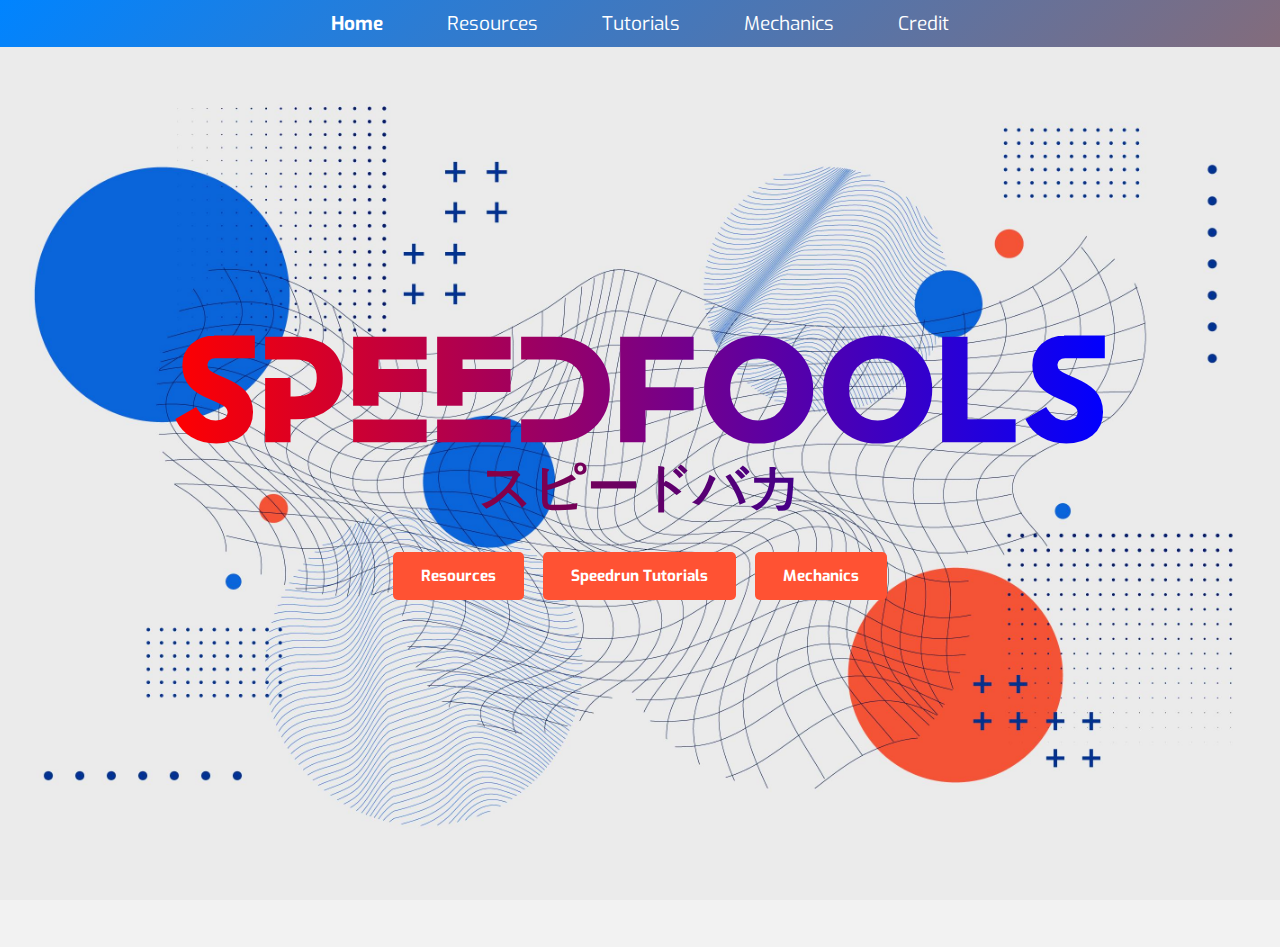
<file: index.html>
<!DOCTYPE html>
<html>

<head>
  <meta charset="UTF-8">
  <meta name="viewport" content="width=device-width, initial-scale=1.0">
  <meta name="description" content="Super Mario 64 Speedrunning">
  <meta name="keywords" content="SM64, Super Mario 64, Speedrun">
  <link rel="icon" type="image/x-icon" href="images/favicon.ico">
  <link rel="stylesheet" href="styles/fonts.css">
  <link rel="stylesheet" href="styles/index.css">
  <title>SpeedFools - Home</title>

</head>

<body>
  <header>
    <nav>
      <ul>
        <li><a href="index.html" class="index">Home</a></li>
        <li><a href="resources.html">Resources</a></li>
        <li><a href="tutorialGrid.html">Tutorials</a></li>
        <li><a href="mechanics.html">Mechanics</a></li>
        <li><a href="credit.html">Credit</a></li>
      </ul>
    </nav>
  </header>

  <section class="container">
    <div class="hero-content">
      <h1>SpeedFools</h1>
      <h2>スピードバカ</h2>
      <div class="link-container">
        <a href="resources.html" class="cta-button">Resources</a>
        <a href="tutorialGrid.html" class="cta-button">Speedrun Tutorials</a>
        <a href="mechanics.html" class="cta-button">Mechanics</a>
      </div>
    </div>
  </section>
</body>

</html>
</file>
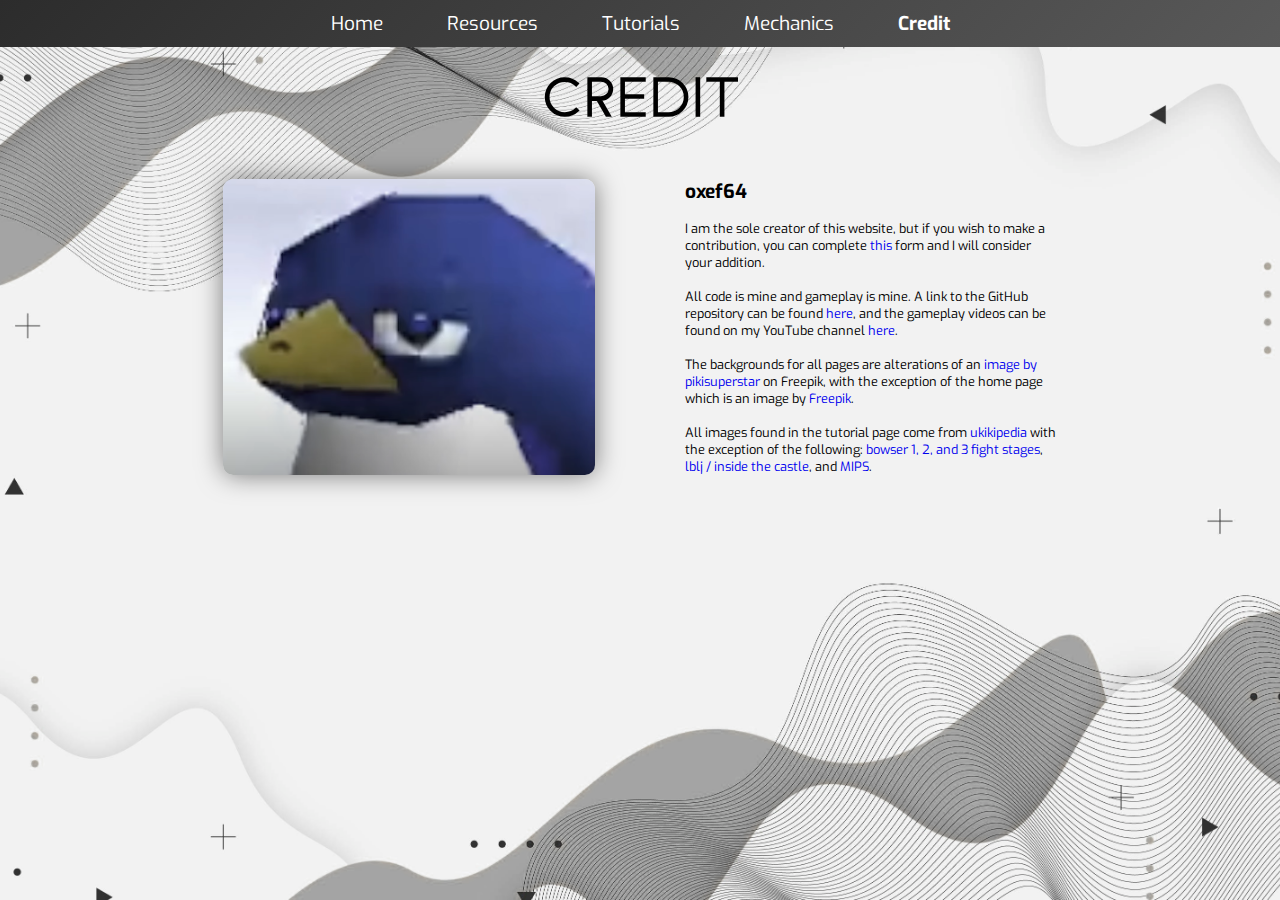
<file: credit.html>
<!DOCTYPE html>
<html>

<head>
  <meta charset="UTF-8">
  <meta name="viewport" content="width=device-width, initial-scale=1.0">
  <meta name="description" content="Super Mario 64 Speedrunning">
  <meta name="keywords" content="SM64, Super Mario 64, Speedrun">
  <link rel="icon" type="image/x-icon" href="images/favicon.ico">
  <link rel="stylesheet" href="styles/fonts.css">
  <link rel="stylesheet" href="styles/credit.css">
  <title>SpeedFools - Credit</title>

</head>

<body>
  <header>
    <nav>
      <ul>
        <li><a href="index.html">Home</a></li>
        <li><a href="resources.html">Resources</a></li>
        <li><a href="tutorialGrid.html">Tutorials</a></li>
        <li><a href="mechanics.html">Mechanics</a></li>
        <li><a href="credit.html" class="index">Credit</a></li>
      </ul>
    </nav>
  </header>

  <h1>CREDIT</h1>
  <div class="container">
    <div class="image-container">
      <img src="images/pfp.PNG" alt="Image">
      <div class="popup">
        <div class="links-container">
          <a href="https://github.com/Owen-Isenhart" target="_blank" rel="noopener noreferrer">
            <img src="images/github-mark-white.png" alt="Github">
            Github
          </a>
          <a href="https://www.youtube.com/channel/UCixHWioDf5PXTVQVwejNdUg" target="_blank" rel="noopener noreferrer">
            <img src="images/youtubelogo.png" alt="YouTube">
            YouTube
          </a>
          <a href="discordapp.com/users/789892916772208674" target="_blank" rel="noopener noreferrer">
            <img src="images/discordLogo.png" alt="Discord">
            Discord
          </a>
          <a href="https://oxef.itch.io/" target="_blank" rel="noopener noreferrer">
            <img src="images/itchLogo.png" alt="Itch">
            Itchio
          </a>
        </div>

      </div>
    </div>
    <div class="description">
      <h2>oxef64</h2>
      <p>
        I am the sole creator of this website, but if you wish to make a contribution, you can complete <a
          href="https://forms.gle/d7YacuLzQg2Ub5wb9" target="_blank" rel="noopener noreferrer">this</a> form and I will
        consider your addition.
        <br><br>
        All code is mine and gameplay is mine. A link to the GitHub repository can be found <a
          href="https://github.com/Owen-Isenhart/SpeedFools" target="_blank" rel="noopener noreferrer">here</a>, and
        the gameplay videos can be found on my YouTube channel <a
          href="https://www.youtube.com/channel/UCixHWioDf5PXTVQVwejNdUg" target="_blank" rel="noopener noreferrer">here</a>.
        <br><br>
        The backgrounds for all pages are alterations of an <a
          href="https://www.freepik.com/free-vector/wavy-background-with-copy-space_15186165.htm?query=wireframe&collectionId=2180352&page=3&position=18&from_view=collections"
          target="_blank" rel="noopener noreferrer">image by pikisuperstar</a> on Freepik,
        with the exception of the home page which is an image by <a
          href="https://www.freepik.com/free-vector/flat-abstract-wireframe-background_15441828.htm#query=modern%20graphic&position=49&from_view=keyword&track=ais"
          target="_blank" rel="noopener noreferrer">Freepik</a>.
        <br><br>
        All images found in the tutorial page come from <a href="https://ukikipedia.net/wiki/Main_Page" target="_blank"
          rel="noopener noreferrer">ukikipedia</a> with the exception of the following: <a href="https://www.neogaf.com/threads/battling-bowser-in-3d-mario-which-fight-is-your-favorite-3d-world-spoilers.726199/" target="_blank" rel="noopener noreferrer">bowser 1, 2, and 3 fight stages</a>, <a href="https://sm64-conspiracies.fandom.com/wiki/Princess_Peach's_Castle/First_Floor" target="_blank" rel="noopener noreferrer">lblj / inside the castle</a>, and <a href="https://fantendo.fandom.com/wiki/MIPS" target="_blank" rel="noopener noreferrer">MIPS</a>.

      </p>

    </div>
  </div>

  <script>
    const imageContainer = document.querySelector('.image-container');
    const popup = document.querySelector('.popup');

    imageContainer.addEventListener('mouseenter', () => {
      popup.style.transform = 'scale(1) rotate(1.5deg)';
      popup.style.boxShadow = '0 0 3vw rgba(0, 0, 0, 1)';
      popup.style.borderRadius = '5%';
    });

    imageContainer.addEventListener('mouseleave', () => {
      popup.style.transform = '';
      popup.style.boxShadow = '';
      popup.style.borderRadius = '';
    });
  </script>
</body>

</html>
</file>
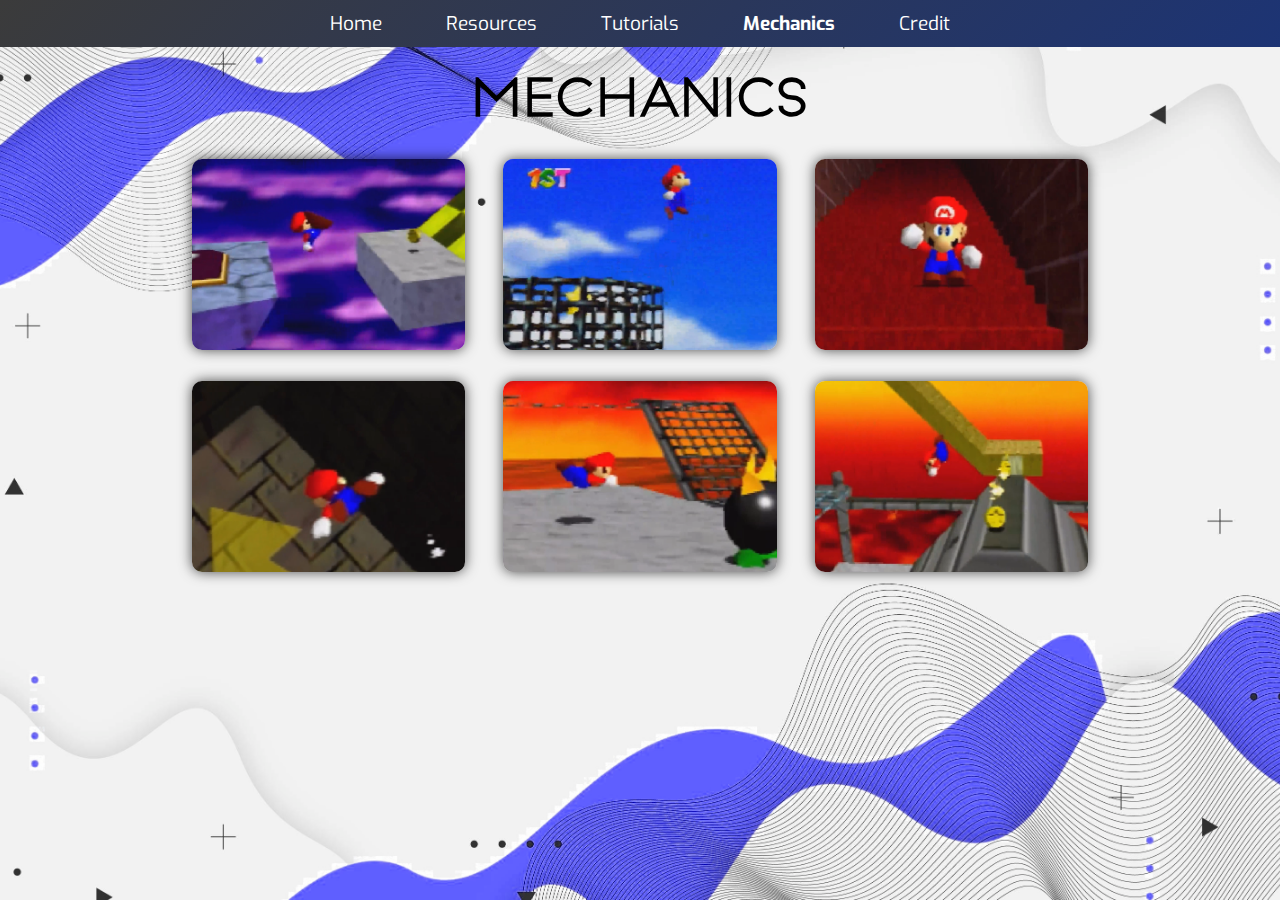
<file: mechanics.html>
<!DOCTYPE html>
<html>

<head>
  <meta charset="UTF-8">
  <meta name="viewport" content="width=device-width, initial-scale=1.0">
  <meta name="description" content="Super Mario 64 Speedrunning">
  <meta name="keywords" content="SM64, Super Mario 64, Speedrun">
  <link rel="icon" type="image/x-icon" href="images/favicon.ico">
  <link rel="stylesheet" href="styles/fonts.css">
  <link rel="stylesheet" href="styles/mechanics.css">
  <title>SpeedFools - Mechanics</title>

</head>

<body>
  <!-- Navigation bar -->
  <header>
    <nav>
      <ul>
        <li><a href="index.html">Home</a></li>
        <li><a href="resources.html">Resources</a></li>
        <li><a href="tutorialGrid.html">Tutorials</a></li>
        <li><a href="mechanics.html" class="index">Mechanics</a></li>
        <li><a href="credit.html">Credit</a></li>
      </ul>
    </nav>
  </header>

  <!-- Title -->
  <h1 class="title">MECHANICS</h1>

  <!-- Horizontal list of buttons -->



  <!-- Grid of images -->
  <div class="image-container">

    <div class="image-grid">
      <div class="image-item">
        <img src="images/speedkickScreenshot.png" alt="Speed Kicks" onclick="openImagePage(alt, 'speedkicks')">
        <div class="overlay">Speed Kicks</div>
      </div>
      <div class="image-item">
        <img src="images/wallkickScreenshot.png" alt="Wallkicks" onclick="openImagePage(alt, 'wallkicks')">
        <div class="overlay">Wallkicks</div>
      </div>
      <div class="image-item">
        <img src="images/bljScreenshot.png" alt="Backwards Long Jumps" onclick="openImagePage(alt, 'bljs')">
        <div class="overlay">BLJs</div>
      </div>
      <div class="image-item">
        <img src="images/lagScreenshot.png" alt="Lag Reduction / Camera" onclick="openImagePage(alt, 'lagReduction')">
        <div class="overlay">Lag Reduction</div>
      </div>
      <div class="image-item">
        <img src="images/dustScreenshot.png" alt="Dust" onclick="openImagePage(alt, 'dust')">
        <div class="overlay">Dust</div>
      </div>
      <div class="image-item">
        <img src="images/zDiveScreenshot.png" alt="Z Dives" onclick="openImagePage(alt, 'zDive')">
        <div class="overlay">Z-Dives</div>
      </div>






    </div>
  </div>

  <script>
    // Assuming you have an array of video sources

    var mechs = [
      [
        'speedkicks',
        'wallkicks',
        'bljs',
        'lagReduction',
        'dust',
        'zDive'
      ],
      [
        'Speed Kicks',
        'Wallkicks',
        'Backwards Long Jumps',
        'Lag Reduction / Camera',
        'Dust',
        'Z Dives'
      ],
      [
        'images/speedKickScreenshot.png',
        'images/wallkickScreenshot.png',
        'images/bljScreenshot.png',
        'images/lagScreenshot.png',
        'images/dustScreenshot.png',
        'images/zDiveScreenshot.png'
      ]
    ];


    function openImagePage(alt, video) {
      var difficulty = 'Mechanics';
      var category = 'Mechanics';
      var url = 'page.html?alt=' + encodeURIComponent(alt) + '&category=' + encodeURIComponent(category) + '&video=' + encodeURIComponent(video) + '&diff=' + encodeURIComponent(difficulty);
      window.location.href = url;
    }
  </script>
</body>

</html>
</file>
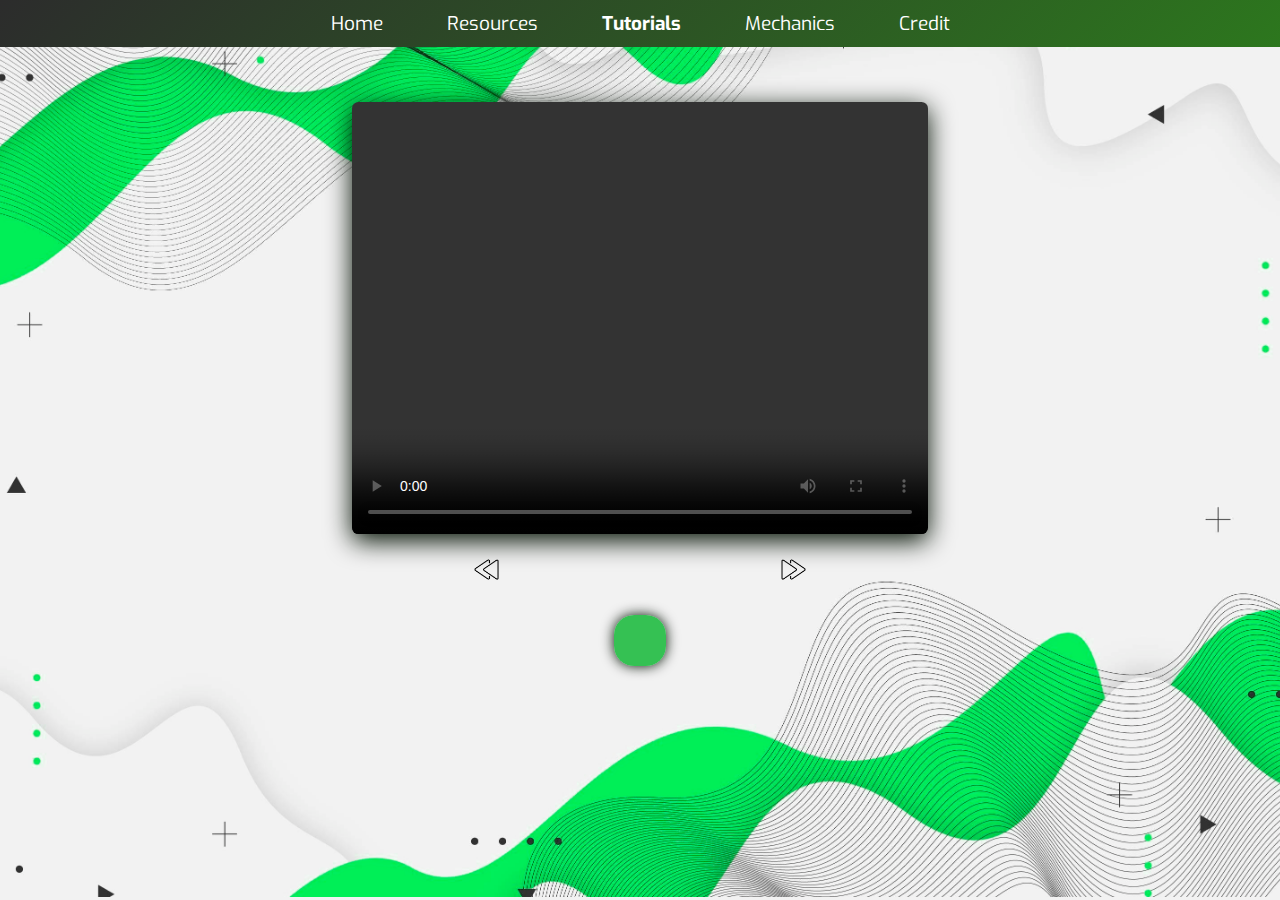
<file: page.html>
<!DOCTYPE html>
<html>

<head>
  <meta charset="UTF-8">
  <meta name="viewport" content="width=device-width, initial-scale=1.0">
  <meta name="description" content="Super Mario 64 Speedrunning">
  <meta name="keywords" content="SM64, Super Mario 64, Speedrun">
  <title id="page-title"></title>
  <script>
    var pageTitle = decodeURIComponent(location.search).split('alt=')[1];
    pageTitle = pageTitle.split('&')[0]; // Extract alt text only
    document.getElementById('page-title').innerText = 'SpeedFools - ' + pageTitle;
  </script>
  <link rel="icon" type="image/x-icon" href="images/favicon.ico">
  <link rel="stylesheet" href="styles/fonts.css">
  <link rel="stylesheet" href="styles/page.css">
</head>

<body>
  <!-- Navigation bar -->
  <header>
    <nav>
      <ul>
        <li><a href="index.html">Home</a></li>
        <li><a href="resources.html">Resources</a></li>
        <li><a href="tutorialGrid.html" class="index">Tutorials</a></li>
        <li><a href="mechanics.html">Mechanics</a></li>
        <li><a href="credit.html">Credit</a></li>
      </ul>
    </nav>
  </header>

  <!-- Page content -->
  <div class="page-container">
    <!-- Title (retrieved from alt property of the image) -->
    <h1 class="page-title" id="videoTitle">
      <!-- JavaScript to retrieve alt property of the image -->
      <script>
        var altText = decodeURIComponent(location.search).split('alt=')[1];
        altText = altText.split('&')[0]; // Extract alt text only
        document.write(altText);
      </script>
    </h1>

    <!-- Video container -->
    <div class="video-container">

      <video id="videoPlayer" controls autoplay>
        <!-- JavaScript to retrieve video source from query parameter -->
        <script>
          var videoSrc;
          if (decodeURIComponent(location.search).split('&diff=')[1] === 'Mechanics') {
            var videoSrc = 'videos/' + decodeURIComponent(location.search).split('&diff=')[1] + '/' + decodeURIComponent(location.search).split('&video=')[1].replace('&diff=Mechanics', '') + '.mp4';
          }
          else {
            var videoSrc = 'videos/' + decodeURIComponent(location.search).split('&diff=')[1] + '/' + decodeURIComponent(location.search).split('&video=')[1].replace('&diff=', '') + '.mp4';
          }

          console.log(videoSrc);
          document.write('<source src="' + videoSrc + '" type="video/mp4">');
        </script>
      </video>
    </div>

    <!-- Image container -->
    <div class="image-container">
      <img src="images/previousIcon.png" alt="Previous Image" onclick="playPreviousVideo()">
      <img src="images/nextIcon.jpg" alt="Next Image" onclick="playNextVideo()">
    </div>

    <!-- Video description -->
    <div class="video-description" id="videoDescription"></div>
  </div>
  <script>
    // Assuming you have an array of video sources
    var noLBLJ = [
      [
        'lakituSkip',
        'chainChomp',
        'cannonless',
        'owless',
        'wildBlue',
        'whomp',
        'tower',
        'penguin',
        'wallkicks',
        'dwReds',
        'bowser1',
        'talon',
        'pyramid',
        'lllReds',
        'logless',
        'hmc',
        'mips',
        'ddd',
        'firesea',
        'bowser2',
        'bits',
        'bowser3',
        'rocks'
      ],
      [
        'Lakitu Skip',
        'Behind Chain Chomp’s Gate',
        'Blast Away the Wall',
        'Fall onto the Caged Island',
        'Shoot into the Wild Blue',
        'Chip off Whomp’s Block',
        'To the Top of the Fortress',
        'Li’l Penguin Lost',
        'Wall Kicks will Work',
        'Bowser in the Dark World Red Coins',
        'Bowser in the Dark World Fight',
        'In the Talons of the Big Bird',
        'Shining Atop the Pyramid',
        '8-Coin Puzzle with 15 Pieces',
        'Red-Hot Log Rolling',
        'A-Maze-ing Emergency Exit',
        'Mips Clip',
        'Board Bowser’s Sub',
        'Bowser in the Fire Sea',
        'Bowser in the Fire Sea Fight',
        'Bowser in the Sky',
        'Bowser in the Sky Fight',
        'Watch for the Rolling Rocks'
      ],
      [
        'images/lakSkipImg.jpg',
        'images/chainChompImg.jpg',
        'images/cannonlessImg.jpg',
        'images/owlessImg.jpg',
        'images/wildBlueImg.jpg',
        'images/whompImg.jpg',
        'images/towerImg.jpg',
        'images/penguinImg.jpg',
        'images/wallkicksImg.jpg',
        'images/dwImg.jpg',
        'images/dwFight.jpg',
        'images/talonImg.jpg',
        'images/pyramidImg.jpg',
        'images/lllRedsImg.jpg',
        'images/logImg.jpg',
        'images/hmcImg.jpg',
        'images/mipsImg.jpg',
        'images/dddImg.jpg',
        'images/fireseaImg.jpg',
        'images/fireseaFightImg.jpg',
        'images/bitsImg.jpg',
        'images/bitsFightImg.jpg',
        'images/hmcRocks.jpg'
      ]
    ];
    var LBLJ = [
      [
        'lakituSkip',
        'lblj',
        'dwReds',
        'bowser1',
        'cannonless',
        'owless',
        'wildBlue',
        'pillarless',
        'talon',
        'pyramid',
        'lllReds',
        'logless',
        'bully',
        'lavaboost',
        'beast',
        'rocks',
        'hmc',
        'mips',
        'ddd',
        'firesea',
        'bowser2',
        'bits',
        'bowser3',
        'elevator'
      ],
      [
        'Lakitu Skip',
        'LBLJ',
        'Bowser in the Dark World Red Coins',
        'Bowser in the Dark World Fight',
        'Blast Away the Wall',
        'Fall onto the Caged Island',
        'Shoot into the Wild Blue',
        'Inside the Ancient Pyramid',
        'In the Talons of the Big Bird',
        'Shining Atop the Pyramid',
        '8-Coin Puzzle with 15 Pieces',
        'Red-Hot Log Rolling',
        'Boil the Big Bully',
        'Hot-Foot-It into the Volcano',
        'Swimming Beast in the Cavern',
        'Watch for Rolling Rocks',
        'A-Maze-ing Emergency Exit',
        'MIPS Clip',
        'Board Bowser’s Sub',
        'Bowser in the Fire Sea',
        'Bowser in the Fire Sea Fight',
        'Bowser in the Sky',
        'Bowser in the Sky Fight',
        'Elevator Tour in the Volcano'
      ],
      [
        'images/lakSkipImg.jpg',
        'images/lobby.jpg',
        'images/dwImg.jpg',
        'images/dwFight.jpg',
        'images/cannonlessImg.jpg',
        'images/owlessImg.jpg',
        'images/wildBlueImg.jpg',
        'images/pillarless.jpg',
        'images/talonImg.jpg',
        'images/pyramidImg.jpg',
        'images/lllRedsImg.jpg',
        'images/logImg.jpg',
        'images/bully.jpg',
        'images/lavaboost.jpg',
        'images/beast.jpg',
        'images/hmcRocks.jpg',
        'images/hmcImg.jpg',
        'images/mipsImg.jpg',
        'images/dddImg.jpg',
        'images/fireseaImg.jpg',
        'images/fireseaFightImg.jpg',
        'images/bitsImg.jpg',
        'images/bitsFightImg.jpg',
        'images/elevator.jpg'
      ]
    ];
    var oneStar = [
      [
        'lakituSkip',
        'lblj',
        'dwNoReds',
        'bowser1',
        'sblj',
        'ddd',
        'firesea',
        'bowser2',
        'bits',
        'bowser3'
      ],
      [
        'Lakitu Skip',
        'LBLJ',
        'Bowser in the Dark World No Reds',
        'Bowser in the Dark World Fight',
        'SBLJ',
        'Board Bowser’s Sub',
        'Bowser in the Fire Sea',
        'Bowser in the Fire Sea Fight',
        'Bowser in the Sky',
        'Bowser in the Sky Fight'
      ],
      [
        'images/lakSkipImg.jpg',
        'images/lobby.jpg',
        'images/dwImg.jpg',
        'images/dwFight.jpg',
        'images/sblj.jpg',
        'images/dddImg.jpg',
        'images/fireseaImg.jpg',
        'images/fireseaFightImg.jpg',
        'images/bitsImg.jpg',
        'images/bitsFightImg.jpg'
      ]
    ];
    var mechs = [
      [
        'speedkicks',
        'wallkicks',
        'bljs',
        'lagReduction',
        'dust',
        'zDive'
      ],
      [
        'Speed Kicks',
        'Wallkicks',
        'Backwards Long Jumps',
        'Lag Reduction / Camera',
        'Dust',
        'Z Dives'
      ],
      [
        'images/speedKickScreenshot.png',
        'images/wallkickScreenshot.png',
        'images/bljScreenshot.png',
        'images/lagScreenshot.png',
        'images/dustScreenshot.png',
        'images/zDiveScreenshot.png'
      ]
    ];

    var descriptions = [
      'Lakitu Skip:\n\nBeginner & Intermediate - This method of lakitu skip is fairly straightforward. Start with a kick and run a little further, and then longjump with the stick still straight, before quickly moving it to the top-left notch. You can choose whether or not you prefer the cam to be C-Down or not, but typically C-Down allows you to see more, thus allowing an easier time lining up the trick. The next 2 longjumps should then be done at a top-left notched angle, until you reach the bridge. Make sure to land as far to the left as you can on the bridge, and then you can resume the top-left notched angle. This trick is not very percise, so feel free to change it up however you feel makes it most comfortable and consistent. \n\nAdvanced - This method saves roughly 0.3s over the intermediate and beginner strat. Start with a longjump and quickly press C-Left while changing your angle to in-between the up and top-left notches. Do another longjump with this same angle, and press C-Down while in the air. Then, do two jumpdives holding straight forward. Depending on your angle when you get to the bridge, you may have to strain left as depicted in the video. The speedkick at the end is not necessary, but if you feel comfortable with it, it is much faster.',
      'Behind Chain Chomp’s Gate:\n\nBeginner & Intermediate - As soon as you load into the stage, quickly press C-Right followed by C-Left + C-Down, and then another C-Left. This will reduce lag and set up an angle in which you can hold straight foward. Then, do one longjump followed by 3 jumpdives, pressing C-Right while in the air during the third jumpdive. Longjump across the gap towards the bobomb, and go neutral after landing so you can press B to grab while carrying momentum. Do two jumps with a top-left notched angle, and throw the bobomb at the start of the second jump. Quickly face backwards and grab the bomb, and then press C-Left and slightly move the stick down after you begin moving with the bomb. Once you reach the gate, throw the bomb and collect the star.\n\nAdvanced - This follows the same process up until you catch the bobomb as the beginner & intermediate strat. Once you catch the bobomb and begin moving, jump and move the stick up. While in the air, go into mario cam and press C-Down, C-Left, and C-Left again, all before hitting the ground. Once you land, move the stick down breifly to line mario up perpendicular to the gate, press Z and A to backflip, and groundpound into the star.',
      'Blast Away the Wall:\n\nBeginner - Press C-Down when loading into the stage and longjump to the tree, pressing C-Left once you get to it. Rollout and jumpdive up the ramp, and once you rollout again press C-Right and longjump holding straight. Once you land, press C-Right and hold a top-left angle, and then jumpdive up to the bridge. Once at the plank, jump and ledgrab as close to the left of the plank as possible. Then press A to get up, backflip, press C-Left twice, punch, walk straight down, do a slow-get-up, and hold straight down.\n\nIntermediate - The process for getting to the plank is the same as the beginner strat. Once on the plank, it is hard to see in the video, but there is a dark line that you want to line up marios right foot with and ledgegrab. Then press C-Right and C-Left while doing a slow-get-up from the ledge, and hold straight down.\n\nAdvanced - Do the same process as beginner and intermediate until the longjump towards the bridge. Once you land from the longjump, continue holding straight up and press C-Right. Before you lose all of your speed, jump onto the bridge and go into mario cam while still in the air. Once you land, press C-Down and hold an up-left knotched angle for roughly one-second (or until you are lined up with the third coin on the plank). Then go back to holding straight, delay jumping to the plank for as long as possible, strain right in the air to be roughly between the last two coins on the plank (but closer to the fourth coin), make sure you hold straight once you land, and finish by pressing C-Up and C-Right.',
      'Fall onto the Caged Island:\n\nBeginner - Press C-Down as you enter the stage and longjump to the tree, pressing C-Left once you get there. Then do 3 jumpdives up the ramp, with the third jumping over the fence. Do a sideflip up to the platform, landing roughly where the coin is. Go neutral for a second, and then hold up so that mario performs a quick turn. Do a kick or a short jump, a short double jump, and then do the triple jump as close to the edge as you can, holding directly left the entire time you are in the air. Then kick into the star to collect it.\n\nIntermediate - This is the same as beginner except instead of kicking into the star, you groundpound. This will save time, but some may find it to be more annoying than what it is worth.\n\nAdvanced - This is the same process as beginner & intermediate until the third jumpdive. Try to be in the middle of the ramp following the second jumpdive, and then hold up left to perform the third jumpdive. Press C-Up while in the air, and then double jump and wallkick up to the platform. Once up there, rollout and maintain speed while pressing C-Right twice. Run left of the middle of the island (it will seem further left than you think you would need to go), then kick and double jump at the very edge. Go completely neutral right after the double jump, but start holding left as soon as you wallkick (try to aim for a 1st or 2nd frame wallkick). Then, at the peak of the wallkick, press C-Left, and groundpound under the star once you land.',
      'Shoot into the Wild Blue:\n\nBeginner - Press C-Down as you enter the stage and dive toward the tree. Press C-Right and climb up the tree until your angle is good enough to jump and dive off. Once you land, do a dive, a short jump and dive in mid-air, and then dive down the ramp with a top-right angle. Press C-Left and do a sideflip up to the platform, and then dive into the star.\n\nIntermediate - Go into mario cam C-Down as soon as you enter the stage and hold neutral until the landing animation is finished, the camera will move into place for you to perform a buffered kick holding top-right and then sideflip into the tree. During the sideflip, reduce your speed before grabbing the tree in order to grab it landing in the right direction. The rest of the movement is the same as the beginner strategy. \n\nAdvanced - Go into mario cam C-Down as soon as you enter the stage, and then press C-Right twice. Perform the same sideflip grab as described in the intermediate strategy. After the dive and short jump dive, instead of holding a top-left angle to dive down the ramp, hold an angle closer to straight up. Press C-Left after the rollout, and then jump against the wall holding straight up. Right after the wallkick (which you should aim to be a 1st or 2nd frame), hold an angle between top-left and full left. Once you land on the platform, dive into the star.',
      'Chip off Whomp’s Block:\n\nBeginner - Do the regular whomps movement to get up the ramp and over the fence, and then lonjump and run up the slope. Before you lose all your speed, turn left until you begin to slide and then jump and kick on to the platform. The rest is easy, as you can just groundpound through the whomp as shown in the video.\n\nIntermediate - Instead of doing the 3 jumpdives on the ramp, do one, then do a longjump, and then do a jumpdive as to clip the fence. This will allow you to double jump and then triple jump on to the slope. The rest of the movement is the same as the beginner strategy.\n\nAdvanced - This is the same as the intermediate strategy, except instead of sliding down the slope and doing the jump kick, jump before you begin sliding and dive on to the platform.',
      'To the Top of the Fortress:\n\nBeginner & Intermediate - This is the same movement described in the Chip off Whomps Block Beginner strategy, however once you get on the platform, hold top-left until you have an angle to triple jump without getting blocked by the ceiling of a platform. After the triple jump, do a sideflip on the tower and rollout into the star.\n\nAdvanced - This is the same as the beginner & intermediate movement, except you do the movement described in the Chip off Whomps Block Intermediate strategy, with the triple jump rather than the longjump.',
      'Li’l Penguin Lost:\n\nBeginner & Intermediate & Advanced - This star is very straightforward. Triple jump up to the penguin and hold left as soon as you land, and then go neutral before you grab to perform a running grab, then jump down the slope, following the analog inputs shown in the video on the way down. If you find it easier, you can opt to do this part in mario cam. Slide into the mama penguin, and collect the star.',
      'Wall Kicks will Work:\n\nBeginner - Press C-Right, jump, dive, and rollout off of the edge, following the inputs shown in the video. Once you land, press R twice to correct the camera, move the stick just barely up, backflip, and start moving towards the wall after the peak of the jump. Spam a to get a wallkick, dive and rollout onto the platform, and then do a series of wallkicks to collect the star as shown in the video.\n\nIntermediate & Advanced - Do the same movement in the beginning as described in the beginner strategy. Once you land and reposition mario, do the backflip, and at the peak of the jump go in mario cam and move toward the wall. Get a full wallkick, press C-Left and C-Down, dive, and then continue pressing C-Left while following the stick inputs shown in the video. Rollout on the platform and then jumpdive into the star.',
      'Bowser in the Dark World Red Coins:\n\nBeginner & Intermediate & Advanced - The video shows what is called Shig cycle. While there are faster cycles like Xiah and Tsuki, Shig is much easier to make consistent and only loses a little bit of time. I will not go into super great detail as I feel the video shows pretty clearly how to do it, but some general things to know include: If you accidently hit the fire, collect the coin closest to you first before going back for the other one. If you feel confident in getting the firsties at the end, go for them, as they are considerably faster than the alternative, just be sure not to hit A to early and bonk against the wall. Lastly, if you think you are too far away to do a single jump from the moving platforms to the final part of the level, you can do another longjump, it will just be a bit slower.',
      'Bowser in the Dark World Fight:\n\nSpin bowser as little as possible and collect the key. There is no lag reduction needed on this fight.',
      'In the Talons of the Big Bird:\n\nBeginner - Press C-Down and C-Left as you enter the stage, and do a buffered kick followed by a double jump and a dive while holding a top-left angle. Rollout, and do 2 dives to the pillar. Make sure to run up the right side of the pillar, otherwise the flyguy will charge you and be out of position. Longjump to the flyguy and fly into the bird. After the animation, press C-Right, R, and C-Down. Once you land, do a kick and longjump to the slope, and jump into the star.\n\nIntermediate & Advanced - This is the same as the beginner movement, except instead of the two dives toward the pillar, you can do a first frame jump after the rollout followed by dives to the pillar. This is hard to get consistent but does save a decent amount of time if done right. If you are really looking for a challenge, you could try learning flyguyless from tutorials on Youtube, but it really is not worth it unless you are going for a record.',
      'Shining Atop the Pyramid:\n\nBeginner & Intermediate & Advanced - Press C-Down and C-Left once you enter the stage. Hold straight left, and do a jump and kick followed by a double and triple jump dive up the slope. Follow the stick inputs shown in the video, and do the triple jump up the pyramid.',
      '8-Coin Puzzle with 15 Pieces:\n\nBeginner - Press C-Right when entering the stage, and then longjump a little to the right of fully straight. After getting burned, land on the wooden platform and lonjump to the red coins. While in the air, press C-Left. Dive to collect the first coin, and after the rollout, press C-Right. Now, just dive and collect all of the red coins.\n\nIntermediate - Press C-Right and hold a top-left angle. Longjump slightly after you start moving and then press C-Left. Holding straight, jump and do a delayed dive. Before you rollout, press C-Left. After the rollout, do a jumpdive holding straight, and rollout on the puzzle. Do a dive towards the red coins, and after the rollout press C-Right. Then just collect the coins as normal.\n\nAdvanced - This is the same as intermediate except instead of delaying the dive to the curved island, you do a full jump dive. Then, you have to do the next jump dive at a slight right angle and rollout on the puzzle. The rest is just collecting the coins as described in the beginner and intermediate strategies.',
      'Red-Hot Log Rolling:\n\nBeginner - Press C-Left, R, and C-Down when entering the stage. Then do a buffered kick, double jump, and dive + rollout over the gap. Then hold an up-left angle and longjump, pressing R in midair. Once you land, longjump to the wooden platform, hold right, and jump. After the first jump, depending on your speed, you may have to go neutral for a very short amount of time during the second jump, as to not jump off the platform. Then, triple jump as close to the edge as you can while holding right. Not immediately, but very soon after starting the triple jump, switch to a bottom-right angle as shown in the video. Once you ledgegrab, press a to get up, and then press B twice to get off the fence and dive. Then do a longjump into the star. The final camera adjustment is personal preference. \n\nIntermediate & Advanced - This is the same as beginner except instead of longjumping to the wooden platform the triple jump is performed on, you jumpdive to it. The only thing to keep in mind is you will want to jumpdive far enough to the left so you have room to turn right and start the triple jump.',
      'A-Maze-ing Emergency Exit:\n\nBeginner - Press C-Right as you enter the stage, and do 3 longjumps towards the door, pressing C-Down after the first longjump. Once you get to the door, hold A and an up-right angle, and then press B to perform a buffered kick. Continue holding A and do another buffered kick followed by a double jump and wallkick up onto the platform. Then, longjump holding a top-left angle to the other platform, and groundpound under the star.\n\nIntermediate & Advanced - Press C-Right as you enter the stage, and after 3 longjumps, right before you get to the door, press C-Right. This will move your camera after you complete the door opening animation, allowing you to hold a straight up angle. Once the door animation is done, do a jump and kick, followed by a triple jump. Try to make the triple jump close to the right edge of the platform, as shown in the video. Then, wallkick and immediately dive, and rollout into the star. Follow the stick inputs shown in the video. It will be faster with a lower-frame wallkick, but any wallkick should work.',
      'Mips Clip:\n\nBeginner - & Intermediate - Do the jump and kick over the HMC entrance, and press C-Left before getting to the door to reduce lag. Hold an angle just barely to the right of the top-left notch, and longjump twice. If you want to play it safe, you can strain right during the second longjump to ensure that MIPS runs to the left. Do a dive down the hallway and try to line yourself up behind mips, then dive again and you should guarenteed grab him. Then, while holding MIPS, walk against the right edge of the door until MIPS\'s shadow disappears. At that point, press Z and turn back around. Pick up mips and jump backwards and you will make it through the door. It is the same process for the next door, as you just walk against the right edge until MIP\'s shadow disappears, and then you can press Z and longjump into the stage.\n\nAdvanced - Do the same movement to exit HMC and perform the first two longjumps as described in the beginner & intermediate strategy. Then, instead of diving and trying to line yourself up behind MIPS, dive to the right and run down the right hallway, ahead and to the right of MIPS. This grab is a lot about timing, so it will take some practice to get consistent, but typically after about a second after the rollout and you begin running down the hallway, you can turn to the left and punch grab MIPS. Perform the same clip as described in the beginner & intermediate strategy. After you are passed the first door, go into mario cam and C-Down. Once the star door is in view, you will want to line mario up with the left edge of the door, and then jump over the fence. While in the air, press C-Left twice, and briefly go neutral. After landing, hold straight up and do a small jump before jumping into the right edge of the door. As soon as you hit the edge, quickly press A twice and you will clip through the door. Then just dive and jumpdive into DDD.',
      'Board Bowser’s Sub:\n\nBeginner & Intermediate - Press R twice before mario enters the water, and then hold C-Left while swimming with a top left angle, which will reduce lag. You can release the C-Left button at the time shown in the video. For swimming, you will optimally want your speed to be between 27 and 28, which you can check using the usamune rom (here it is shown as the star count). You can find what works for you, but I tend to do a 4 count in my head, pressing the buttons at the tempo shown in the video. After swimming up the top part of the tunnel, hold C-Left to reduce lag, and swim to the right side of the sub. Jump up on the fin, sideflip onto the sub, and then collect the star.\n\nAdvanced - Follow the same directions as the beginner & intermediate strategy until the top part of the tunnel. Instead of holding C-Left, hold C-Right, and swim to the left side of the sub. You can let go of C-Right about a second after exiting the tunnel. Before exiting the water, line yourself up with the light furthest left on the wall in front of you, as shown in the video. Get to the surface and continue swimming forward until the yellow bowser graphic underwater is out of view. Then switch to holding directly right. Right before you run into the sub, move the stick down so you jump out of the water. This may seem counterintuitive, but perform a short jump and dive to get up rather than a big jump and dive, as you will retain more speed. The final part is not done great in the video, but try to press C-Right a couple times when you get on the sub to reduce lag, as well as right before you collect the star. Jump and dive into the star to collect it.',
      'Bowser in the Fire Sea:\n\nBeginner & Intermediate - Press C-Left, and once you land press R + C-Left + C-Down. Do two longjumps, and then reset your camera with R and C-Left. Do a jumpdive onto the platform and rollout onto the next. Press C-Up and longjump off the platform followed by a double jump. Press C-Right and continue holding straight to make it onto the metal platform. Switch to a top-right angle and do a dive and rollout over the gap. Press C-Left and do a longjump and wallkick to grab the pole. While climbing, move your camera so that you can do the triple jump up the elevator. Once up, press R twice to reset your camera, and do 2 longjumps followed by a Z-dive onto the metal platform. Do a jumpdive at the end of the metal platform, and then a dive onto the rising platform. Do a jumpdive on the yellow metal slope, turn around up the platform and do another jumpdive following the stick inputs shown in the video. Do a longjump slightly below directly right, press C-Right twice, and do a triple jump up to the concrete platform. Depending on how fast you got there, you can either do a dive as shown in the video, or you may need to do a wallkick and ledgegrab up. Turn your camera and press C-Up, and do some quick dives and rollouts up the slope, followed by a longjump to the left side of the stage. Go into mario cam to reduce lag until you get close to the end. Then press C-Down and either longjump or jumpdive into the lava, and bounce into the portal.\n\nAdvanced - This follows the same movement as the beginner & intermediate strategy, except you do pole glitch. To do pole glitch, once you are longjumping toward the platform with the one-up, press C-Right twice and C-Up once, and move your stick to the right and rotate it to an angle between right and down-right. The next inputs have to be dustless, meaning frame perfect. Do a dive and rollout after running off the platform onto the blue platform. Move your stick to the right notch, and run until you get to the crease between the two blue platforms. Then, do a jumpdive and rollout, and then immediately do a full single jump after landing. You can watch and slow down the video for reference. Some things to keep in mind with pole glitch: If you are bonking on the platform after jumping, it means your jumpdive was too early. If you go underneath the platform after jumping, it means your jumpdive was too late. The rest of the movement is very similar to the beginner & intermediate strategy. You can opt for doing ultimate cycle over left side, as there are great tutorials for it on Youtube.',
      'Bowser in the Fire Sea Fight:\n\nThere are faster ways to spin bowser, but using the glitch shown in the video gives you plenty of time to build up enough speed to reach the bomb. During the key animation, go into mario cam and point the camera toward mario to reduce lag as shown in the video.',
      'Bowser in the Sky:\n\nBeginner & Intermediate - Press C-Left twice when entering the stage, and then do two longjumps, straining right on the first one. Do a single jump straining right, and then double jump dive and rollout. After running off onto the tilting platform, do a jumpdive and then another jumpdive. Run up the slope, press C-Right twice, and triple jump up to the spinning platform. Lonjump twice to the tilting wooden platform, and double jump onto the elevator. Sideflip up to the next part and rollout. Do the triple jump up the green slope as shown in the video. If you mess up, you can hold A and press B to kick up the slope. Do a longjump to the area with the wooden blocks, and then do another longjump, ledgegrabing on the left side of the block as shown in the video. Press A to get up, punch, and do the triple jump wallkick as shown in the video. It is hard to explain in text, so just watch and slow down the video following along with the inputs to understand what is going on. If you struggle with this, you can just jump over the blocks and triple jump on to the pole, but avoid this if possible, as it is very slow. Get to the elevator, and if confident enough attempt to triple jump or double jump up to the second elevator as shown in the video. Longjump to the windy platform avoiding the goomba, and triple jump into the pipe. Stay on the right side of the windy platform, as the wind stops earlier than other parts of the platform.\n\nAdvanced - The beginning movement is about the same as the beginner & intermediate strategy, except you delay the second jumpdive, and do the triple jump to the spinning platform at an angle as shown in the video. This video does not get Manamo cycle, but if you do a speedkick over the gap before the final jumpdive and do the triple jump faster, you can make it to the elevator once cycle faster, however it may mess up your timing for the rest of the stage. After you get to the elevator, do a sideflip up and triple jump up the green slope. Jump dive to the area with the wooden blocks, and stay close to the right edge. The right side triple jump wallkick is difficult to explain in text, so it is best to just watch the video and inputs. It will take practice to get consistent, but is much faster than the left side alternative. On the final elevator, if you can get a triple jump or double jump and sideflip up to the second elevator, it is much faster. The final double jump and kick to the pipe is just an alternative movement to the standard triple jump, they are about the same speed, so just do which feels better.',
      'Bowser in the Sky Fight:\n\nTry to not have to spin bowser more than twice per throw, though the most important thing is hitting the bomb, so if you struggle with this, take as many extra spins as needed. The video does not show this, but after the third throw you should reduce lag by going into mario cam and turning away from the explosion.',
      'Watch for the Rolling Rocks:\n\nBeginner & Intermediate - Press C-Right and longjump 3 times to the door, pressing C-Down after the first longjump. After the door animation, do a buffered kick and longjump straight foward. Do a dive onto the green platform, and after the rollout do a lonjump, pressing R and C-Down midair. Do a dive and rollout, and then double jump and wallkick, dive, and rollout into the star following the stick inputs shown in the video.\n\nAdvanced - Do the same beginning movement as the beginner & intermediate strategy until you rollout on the green platform. Do a speedkick and jumpdive, followed by another dive and rollout. Then, do a speedkick and double jump wallkick, dive, and rollout into the star. This method is not much more difficult if you are comfortable with speedkicks, and if done well saves a decent amount of time.',
      'LBLJ:\n\nBeginner & Intermediate - Longjump holding a bottom right angle, and dive with a top left angle. After the door animation, hold a top right angle until you run off the edge, and then switch to a top left angle, and jump. Press A to get up, hold top-right to give yourself space, breifly go neutral, and then hold a bottom left angle to longjump. After the longjump, move the stick to the top left, press C-Right twice, and start the blj. How long you should stay in the blj is dependant on how fast you can mash, but I find around 2 seconds to be best. To leave the blj, hold straight down, and then start pressing C-Right to move the camera around. Press A a couple times while behind the door to reduce your speed slightly, and press A again once one the stairs. After you get through the bowser door, you should punch so that you get caught on the trap door.\n\nAdvanced - This is the same as beginner & intermediate except you do the longjump immediately after getting up except for moving back to give yourself some more space. This is quite a bit faster, and if you get mario in the middle of the entrance to Dark World instead of the side like in the video, it will be even faster. The ending of the beginner and intermediate video shows a good example of this.',
      'Inside the Ancient Pyramid:\n\nBeginner - This is very straightforward, just follow the beginning movement, get on the shell, and ride on top of all 4 pillars. The ending pyramid animation is very laggy, so go into mario cam to try to reduce it, as shown in the video. This method is much easier and safer than pillarless, but does lose about 10 seconds to it.\n\nIntermediate & Advanced - Press C-Down and do a buffered kick to the right toward the bobomb. Grab the bobomb, and holding a bottom right angle, jump and throw the bobomb. Move the stick down and regrab the bobomb, trying to get as big of a bomb as possible. Double jump and hold up left in the air during the second jump, and then dive holding bottom right back over the slope as shown in the video. Once you land, hold a bottom right angle until mario is off of the slope and touches the flat ground. Then, double jump and groundpound over the slope, trying to land on the flat, non-quicksand surface as shown in the video. Hold neutral throughout this entire process. Once you land, jump and groundpound again, followed by a double jump at the crease of the quicksand as shown in the video. You can groundpound onto the pyramid as shown in the video, or you can double jump which is harder but faster. Hold a top right angle as you kick up the pyramid, and press A to move up the pyramid. Groundpound once you are level with the star, or at the line shown in the video. You can longjump into the star, or double jump and dive. It is preference, as they are about the same speed.',
      'Boil the Big Bully:\n\nBeginner & Intermediate - Longjump holding straight up, and briefly strain right after being burned. Longjump to the curved platform, and then jumpdive off of it to the spinning platform, and press C-Right while in the air. Longjump to the platform shooting fire, and then longjump and ledgegrab on the bully\'s platform. Try to keep to the right of the bully\'s platform to keep the bully from instantly charging you. Run to the bully, and sideflip over it and push it off the edge. Go land neutral and immediately turn around, and longjump before the star animation, and finish the last 2 longjumps to collect the star.\n\nAdvanced - Go into mario cam C-Down as soon as you enter the stage, and longjump holding directly up. Longjump again to the lower part of the curved platform, and do a Z-dive off of it as soon as you land. After rolling out on the spinning platform, press C-Right and longjump to the fire shooting platform. Try to longjump from the very edge of that platform to the bully\'s platform to avoid ledgegrabbing. Once there, hold an angle between up right and right, and groundpound facing the lava to push the bully off. Reset your camera by Pressing R and C-Left twice, and then run and longjump holding an angle just left of directly up, as shown in the video. Longjump into the star to collect it.',
      'Hot-Foot-It into the Volcano:\n\nIntermediate & Advanced - This lava boost is called "pro boost," some find it to be the hardest variation, but I actually thought it was the easiest. Start by pressing C-Left, R, and C-Down. Do a buffered kick and double jump dive, and rollout over the gap. Then hold a up left angle and lonjump to the bridge. While in the air, switch to holding straight and press C-Right. Once you land, go back to a up left angle and longjump, pressing C-Right in the air again. Land right before the edge and longjump toward the volcano, and jumpdive in once you land. As soon as you enter the volcano, hold neutral and go into mario cam C-Down, and press C-Right. Stop holding neutral once mario\'s animation completes, and hold an angle just below full right. Do two buffered kicks, the second one over the gap, and then hold straight forward and longjump. Depending on your angle, you may have to strain right as shown in the video. You want to land on the white line under the lava, which is hard to see in the video, so you can also use the small rock as a point of reference. Right as you get burned, hold an up left angle and go into lakitu cam. About halfway through the first burn, smoothly switch your angle to be directly right. Once you get burned the second time, wait until you are even with the platform and press C-Left twice. After you land, press R twice to fix your camera, and sideflip onto the pole. Once you grab the pole, go into mario cam C-Down and press C-Right, jump off, dive and rollout, and groundpound under the star. There is faster ending movement where you don\'t grab the pole, but it is much higher risk for a decently little reward. If you are interested, I reccomend the tutorials on ukikipedia.',
      'Swimming Beast in the Cavern:\n\nBeginner - Press C-Right once you enter the stage and do 3 longjumps holding directly forward, pressing C-Down after the first one. Once the door animation finishes, hold an up right angle, and after mario runs a bit, longjump and switch to holding straight. Dive and rollout holding an up right angle, and enter the door. Do a buffered kick onto the elevator, run off the right side and bonk into the wall, and then push against the wall underneath it. You must hold an up right angle once the elevator gets to you in order to clip. Then, just dive into the star to collect it.\n\nIntermediate - This has the same beginning movement as the beginner strat. Once you enter the door with the elevator, hold directly right, do a buffered kick, and sideflip against the back wall as shown in the video. Hold up until you are over the wall, and then switch to holding a down left angle to avoid the death/out of bounds zones. After about 2 seconds of that, you can hold an angle toward the star and dive into it to collect it.\n\nAdvanced - This is box jump, do the same beginning movement as the beginner & intermediate strategies, except go into mario cam C-Down before getting to the door. After the door animation, do a buffered kick holding up right, and then another buffered kick that will lead to a double jump wallkick onto the platform. While mario is still in the air or as he just lands on the platform, press C-Left twice. Run on the platform for a bit with an up angle, and then do a sideflip to the left. Some adjustments may need to be made before the triple jump as shown in the video to ensure you land on the box. Land on the box and do the triple jump, and hold neutral for about a second and a half after. During this time, you should press R twice to reset your camera. After about a second and a half, you can hold an angle toward the star and dive into it to collec it.',
      'Elevator Tour in the Volcano:\n\nBeginner - Start by pressing C-Left, R, and C-Down. Do a buffered kick and double jump dive, and rollout over the gap. Then hold a up left angle and lonjump to the bridge. While in the air, switch to holding straight and press C-Right. Once you land, go back to a up left angle and longjump, pressing C-Right in the air again. Land right before the edge and longjump toward the volcano, and jumpdive in once you land. As soon as you enter the volcano, press C-Left and jump kick into the lava, and burn yourself onto the platform. Wait until the platform starts moving, and then do a triple jump holding directly right and dive into the pole. As soon as you grab the pole, go into mario cam C-Down. Climb the pole for a little bit, and then jump up onto the next platform. Do a sideflip in front of the pole, but reduce your speed before grabbing it to face the correct direction once you do, as shown in the video. As soon as you grab it, press C-Right, climb for just a little, and then jump and dive onto the last small step, and rollout into the star.',
      'Bowser in the Dark World No Reds:\n\nBeginner - Holding right, do 3 longjumps and then hold Z to slide under the fire. After you are past the fire, release Z and do another longjump, straining slightly up. You will fall off the moving platform and be able to double jump on the next platform, followed by a triple jump. Wallkick onto the elevator, and then do a jump and a dive off of it. It helps to do the jump as soon as you land to avoid it getting eaten by the elevator. Longjump up the bridge, press C-Right, and then longjump to the green platform. Do 2 jumpdives, press C-Left, and longjump twice holding straight. Once you land, change to an up right angle, and jump dive. You could also just press C-Left to be able to hold straight during the jumpdive, but some may find it harder. During the rollout, press C-Left, and longjump holding up right to the moving platforms. Do a single jump off of the moving platforms, and longjump down the thin strip. Do two wallkicks, and triple jump up the slope, and dive into the tube.\n\nIntermediate - This is the same as the beginner strategy except you aim for firsties on the final wallkicks. Riskier, but saves a considerable amount of time. \n\nAdvanced - Do 3 longjumps holding right and then dive over the fire. Rollout and perform a speedkick to start a triple jump up the slope. Do a wallkick (should aim for a low frame wallkick), and quickly dive, aiming to land on the edge of the nearest platform. You will fall off, and then you should jumpdive up to the next platform. If you are late to the cycle, you should delay the dive after the double jump. If you are really late, you should just go on the top of the elevator. Do the movement described in the beginner strategy to get to the top of the green platform. During the rollout of the jumpdive, press C-Left and then go into mario cam C-Down (this is preference, some find it easier with other camera setups), longjump with an up right angle, and jumpdive once you reach the crease of the moving platforms. Halfway through the jumpdive, press R. Once you get on the tilting platforms, do a jumpdive, rollout, speedkick, double jump, dive and rollout, and then a speedkick triple jump up the slope, followed by a dive into the tube.',
      'SBLJ:\n\nBeginner - Line mario up with his left leg fully in the top step. Then, go C-Down, hold Z, and very briefly hold an up right angle as shown in the video. Go back to holding directly up, and buffer the down direction by holding the stick down after releasing Z. Then, run directly back, longjump, and then go back to holding straight up. As soon as you land, hold an up left angle and blj. Once you have enough speed, which you will only know through practice, bring the stick back to the up angle and continue the blj against the star door. Once you clip through, you can either do the movement shown in the video which is easier, or you can wallkick against the wall you clipped through, dive, and then jumpdive into DDD.\n\nIntermediate & Advanced - This is the standard way to do the 1 star sblj. The launch into DDD shown in the video is very hard to get, so do not expect to get it consistently. Line mario up with his left leg fully in the top step. Then press C-Down, hold an angle just right of up, go neutral, and then run back to longjump. Once you longjump, go back to holding straight up, and hold up left once you start the blj. Once you have enough speed, which you will only know through practice, hold straight up and continue the blj against the star door. If you do not get the launch shown in the video, you can do the other two variations of the ending movement described in the beginner strategy.',
      'Speed Kicks:\n\nSpeedkicks are used constantly throughout SM64 speedruns, as they conserve speed after movements like dives and longjumps. To perform them, continue holding A through the movement, contintue holding the angle until you land and run for as few frames as possible (be sure to not land holding netural, or you will lose all speed), then go neutrual or close to neutral (either work) and press B at the same time to perform a kick, followed by immediately returning the stick back to the desired angle. The more percise your excecution is, the more speed you will conserve. The video shows various parts throughout speedruns you will encounter speedkicks for reference. This will take time and practice to get consistent, and if you contintue to struggle, there are some great tutorials on YouTube.',
      'Wallkicks:\n\nWallkicks are performed by jumping against a wall and pressing A. The outcome of the wallkick is dependant on what frame it was performed. First frame wallkicks increase your speed, while all other frames send mario at a fixed speed that decrease the later the frame. The video shows times in the speedrun where wallkicks are vital or save time for reference.',
      'Backwards Long Jumps:\n\nBLJs are incredibly important and as simple as they sound. They are performed by longjumping and holding mario in the opposite direction of which he longjumped, and then pressing A repeatedly. There is a mashing pattern that will make them more consistent which can be found on Youtube, but as long as you mash fast enough, you will typically get them first try the majority of the time with practice.',
      'Lag Reduction / Camera:\n\nLag Reduction on applies to runners who play on the N64, so emulator players do not have to worry about this. Many times when watching speedruns, you may be confused as to why the runner is using what looks like a strange/more difficult camera, and typically, the answer is because of lag. By holding specific camera inputs, you can keep things from being rendered onto the screen, thus reducing the amount of work the N64 must do. The video shows some places in the speedrun where lag reduction is critical, and if you want to learn about more ways and places to reduce lag, look on Youtube as there are great tutorials there.',
      'Dust:\n\nDust is what happens after a non-first frame rollout after a dive or longjump following a longjump. However, first frame rollouts or longjumps do not display dust, and are typically faster. Some tricks require a series of inputs to be dustless, such as pole glitch, as shown in the video.',
      'Z Dives:\n\nTo dive on certain slopes, due to a bug in the games code, you must hold Z while diving. This is necessary for certian tricks, such as the movement in firesea and the advanced strat for bullies in LLL, as shown in the video.'
    ]
    // Initialize the current video index
    var category = decodeURIComponent(location.search).split('&category=')[1];
    var ary = mechs;
    if (category.includes('16 Star No LBLJ')) {
      ary = noLBLJ;
    }
    else if (category.includes('16 Star LBLJ')) {
      ary = LBLJ;
    }
    else if (category.includes('1 Star')) {
      ary = oneStar;
    }
    var currentVideoIndex = ary[1].indexOf(altText);
    var difficulty = decodeURIComponent(location.search).split('&diff=')[1];

    function updateVideoDescription() {
      var videoDescription = document.getElementById("videoDescription");
      for (let i = 0; i < descriptions.length; i++) {
        if (descriptions[i].includes(ary[1][currentVideoIndex])) {
          var formattedDescription = descriptions[i].replace(/\n/g, '<br>');
          videoDescription.innerHTML = formattedDescription;
          break;
        }
      }

    }

    // Call the function on page load
    window.addEventListener("DOMContentLoaded", function () {
      updateVideoDescription();
    });

    function playPreviousVideo() {
      // Decrease the current video index
      if (ary[1][currentVideoIndex] !== 'Lakitu Skip' && ary[1][currentVideoIndex] !== 'Speed Kicks') {
        currentVideoIndex--;
      }
      if (category.includes('16 Star No LBLJ') && decodeURIComponent(location.search).split('&diff=')[1] === 'Beginner' && (currentVideoIndex == 14 || currentVideoIndex == ary[0].length - 2)) {
        if (currentVideoIndex == 14) {
          currentVideoIndex = ary[0].length - 1;
        }
        else if (currentVideoIndex == ary[0].length - 2) {
          currentVideoIndex = 13;
        }
      }
      else if (category.includes('16 Star LBLJ') && decodeURIComponent(location.search).split('&diff=')[1] === 'Beginner' && (currentVideoIndex == 13 || currentVideoIndex == ary[0].length - 2)) {
        if (currentVideoIndex == 13) {
          currentVideoIndex = ary[0].length - 1;
        }
        else if (currentVideoIndex == ary[0].length - 2) {
          currentVideoIndex = 12;
        }
      }

      // Update the video source with the previous video source
      var videoPlayer = document.getElementById('videoPlayer');
      if (category.includes('Mechanics')) {
        videoPlayer.src = 'videos/' + decodeURIComponent(location.search).split('&diff=')[1] + '/' + ary[0][currentVideoIndex] + '.mp4';
      }
      else {
        videoPlayer.src = 'videos/' + decodeURIComponent(location.search).split('&diff=')[1] + '/' + ary[0][currentVideoIndex] + decodeURIComponent(location.search).split('&diff=')[1] + '.mp4';
      }


      var pageTitle = ary[1][currentVideoIndex]; // Get the title from the videoTitles array
      document.title = pageTitle; // Set the page title
      var titleElement = document.getElementById("videoTitle"); // Get the element by ID
      titleElement.textContent = pageTitle; // Update the content of the element
      updateVideoDescription();
    }

    function playNextVideo() {
      // Increase the current video index
      if (ary[1][currentVideoIndex] !== 'Bowser in the Sky Fight' && ary[1][currentVideoIndex] !== 'Z Dives') {
        currentVideoIndex++;
      }
      if (category.includes('16 Star No LBLJ') && decodeURIComponent(location.search).split('&diff=')[1] === 'Beginner' && (currentVideoIndex == 14 || currentVideoIndex == ary[0].length)) {
        if (currentVideoIndex == 14) {
          currentVideoIndex = ary[0].length - 1;
        }
        else if (currentVideoIndex == ary[0].length) {
          currentVideoIndex = 15;
        }
      }
      else if (category.includes('16 Star LBLJ') && decodeURIComponent(location.search).split('&diff=')[1] === 'Beginner' && (currentVideoIndex == 13 || currentVideoIndex == ary[0].length)) {
        if (currentVideoIndex == 13) {
          currentVideoIndex = ary[0].length - 1;
        }
        else if (currentVideoIndex == ary[0].length) {
          currentVideoIndex = 14;
        }
      }



      // Update the video source with the next video source
      var videoPlayer = document.getElementById('videoPlayer');
      if (category.includes('Mechanics')) {
        videoPlayer.src = 'videos/' + decodeURIComponent(location.search).split('&diff=')[1] + '/' + ary[0][currentVideoIndex] + '.mp4';
      }
      else {
        videoPlayer.src = 'videos/' + decodeURIComponent(location.search).split('&diff=')[1] + '/' + ary[0][currentVideoIndex] + decodeURIComponent(location.search).split('&diff=')[1] + '.mp4';
      }

      var pageTitle = ary[1][currentVideoIndex]; // Get the title from the videoTitles array
      document.title = pageTitle; // Set the page title
      var titleElement = document.getElementById("videoTitle"); // Get the element by ID
      titleElement.textContent = pageTitle; // Update the content of the element
      updateVideoDescription();
    }
  </script>
</body>

</html>
</file>
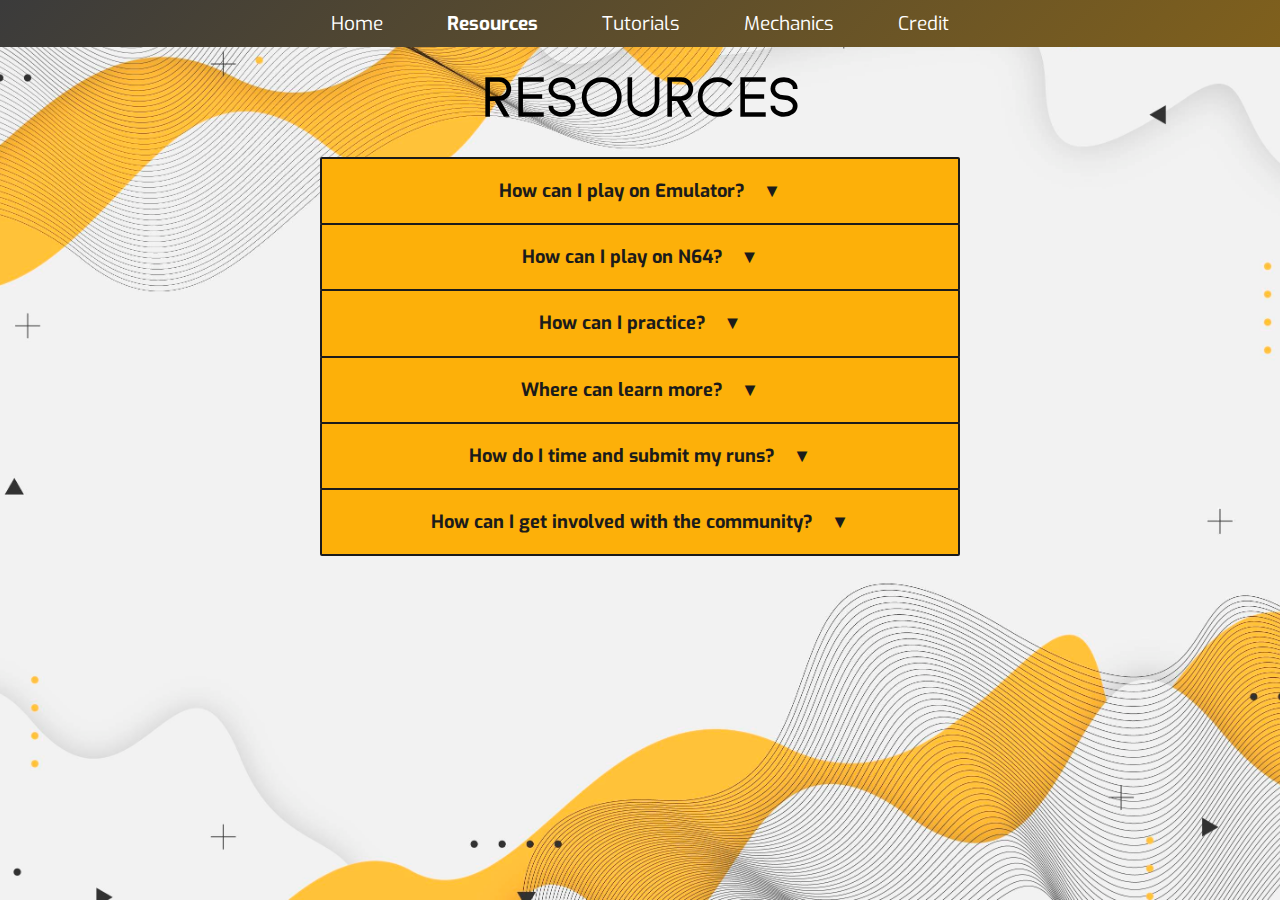
<file: resources.html>
<!DOCTYPE html>
<html>

<head>
    <meta charset="UTF-8">
    <meta name="viewport" content="width=device-width, initial-scale=1.0">
    <meta name="description" content="Super Mario 64 Speedrunning">
    <meta name="keywords" content="SM64, Super Mario 64, Speedrun">
    <title>SpeedFools - Resources</title>
    <link rel="icon" type="image/x-icon" href="images/favicon.ico">
    <link rel="stylesheet" href="styles/fonts.css">
    <link rel="stylesheet" href="styles/resources.css">

    <script>
        // JavaScript for toggling the dropdown content
        window.addEventListener('DOMContentLoaded', function () {
            const dropdowns = document.querySelectorAll('.dropdown');

            dropdowns.forEach(function (dropdown) {
                const content = dropdown.querySelector('.dropdown-content');
                const originalMargin = getComputedStyle(dropdown).marginBottom;

                dropdown.addEventListener('click', function (event) {
                    // Check if the cursor is 'pointer' before toggling the dropdown
                    if (getComputedStyle(event.target).cursor === 'pointer') {
                        // Close any open dropdowns except the clicked one
                        dropdowns.forEach(function (otherDropdown) {
                            const otherContent = otherDropdown.querySelector('.dropdown-content');
                            if (otherDropdown !== dropdown && otherContent.style.display === 'block') {
                                otherContent.style.display = 'none';
                                otherDropdown.style.marginBottom = originalMargin;
                                otherDropdown.classList.remove('open');
                            }
                        });

                        // Toggle the display of the clicked dropdown content
                        content.style.display = content.style.display === 'block' ? 'none' : 'block';

                        // Adjust the position and height of the clicked dropdown
                        if (content.style.display === 'block') {
                            const dropdownHeight = dropdown.offsetHeight;
                            content.style.height = 'auto';
                            const contentHeight = content.offsetHeight;
                            const totalHeight = dropdownHeight + contentHeight;
                            dropdown.style.marginBottom = `calc(${totalHeight}px - ${dropdownHeight}px)`;
                            dropdown.classList.add('open');
                        } else {
                            dropdown.style.marginBottom = originalMargin;
                            dropdown.classList.remove('open');
                        }

                        // Prevent event propagation to the dropdown content
                        event.stopPropagation();
                    }
                });

                // Close the dropdown when clicking outside of it
                document.addEventListener('click', function (event) {
                    const openDropdown = document.querySelector('.dropdown.open');
                    if (openDropdown) {
                        const openContent = openDropdown.querySelector('.dropdown-content');
                        if (openContent && !openContent.contains(event.target)) {
                            openContent.style.display = 'none';
                            openDropdown.style.marginBottom = originalMargin;
                            openDropdown.classList.remove('open');
                        }
                    }
                });
            });

            // Update dropdown positions when the window is resized
            window.addEventListener('resize', function () {
                dropdowns.forEach(function (dropdown) {
                    if (dropdown.classList.contains('open')) {
                        const content = dropdown.querySelector('.dropdown-content');
                        const originalMargin = getComputedStyle(dropdown).marginBottom;
                        const dropdownHeight = dropdown.offsetHeight;
                        content.style.height = 'auto';
                        const contentHeight = content.offsetHeight;
                        const totalHeight = dropdownHeight + contentHeight;
                        dropdown.style.marginBottom = `calc(${totalHeight}px - ${dropdownHeight}px)`;
                    }
                });
            });
        });

    </script>
</head>

<body>
    <header>
        <nav>
            <ul>
                <li><a href="index.html">Home</a></li>
                <li><a href="resources.html" class="index">Resources</a></li>
                <li><a href="tutorialGrid.html">Tutorials</a></li>
                <li><a href="mechanics.html">Mechanics</a></li>
                <li><a href="credit.html">Credit</a></li>
            </ul>
        </nav>
    </header>

    <div class="container">


        <h1 class="title">RESOURCES</h1>



        <div class="dropdown">
            <h3>How can I play on Emulator? <span>▼</span></h3>
            <div class="dropdown-content">
                <p>
                    Go <a href="https://wermi.neocities.org/emuguide/getting_emu/#download" target="_blank"
                        rel="noopener noreferrer">here</a> to download and setup the 1.6.1 version of the Project64
                    emulator.
                    Then, legally obtain a ROM of Super Mario 64. Generally, you'll want to use a Japanese copy for
                    every category except for 70 star. To record your game, you'll want a recording software such as <a
                        href="https://obsproject.com/download" target="_blank" rel="noopener noreferrer">obs</a>.
                    For a more in-depth description for the optimized emulator setup, <a
                        href="https://wermi.neocities.org/emuguide/" target="_blank" rel="noopener noreferrer">click
                        here</a>. <br>
                    <br>If you do not already have a controller, the most recomended way is to buy an n64 controller or a hori, and then a <a
                        href="https://www.raphnet-tech.com/products/n64_usb_adapter_gen3/index.php" target="_blank"
                        rel="noopener noreferrer">raphnet adapter</a> to convert to USB. There are many places to find
                    reliable N64 and hori controllers, but one of the most trusted places is the SM64 discord's
                    marketplace. A link to the discord can be found in the "How can I get involved with the community"
                    dropdown. 
                    

                </p>
            </div>
        </div>

        <div class="dropdown">
            <h3>How can I play on N64? <span>▼</span></h3>
            <div class="dropdown-content">
                <p>
                    For buying an N64, look on sites like Facebook Marketplace, ebay, or the SM64 discord, the link to
                    which can be found in the "How can I get involved with the community" dropdown.
                    If possible, try to find a "region free" N64, which will allow you to play both NTCS and JPN cartridges. For recording your game, you'll need
                    a capture card such as the <a
                        href="https://www.amazon.com/DATA-connection-video-capture-GV-USB2/dp/B00428BF1Y"
                        target="_blank" rel="noopener noreferrer">GV-USB2</a>.
                    <br><br>
                    Many people play on CRT
                    TVs, and they're one of the best options if you can find one at a good price. Typically, they aren't
                    too hard to find looking on local marketplaces, but as they get harder to find, you may opt for a more modern option, such as the <a
                        href="https://www.retrotink.com/" target="_blank" rel="noopener noreferrer">RetroTINK</a>, which
                    allow connection to modern monitors and TVs.
                    Lastly, for a controller you'll want to look on the SM64 discord, or ebay from a reputable seller.
                </p>
            </div>
        </div>

        <div class="dropdown">
            <h3>How can I practice? <span>▼</span></h3>
            <div class="dropdown-content">
                <p>
                    The best way to practice is using the <a
                        href="https://sites.google.com/view/supermario64/usamunepj/usamunerom" target="_blank"
                        rel="noopener noreferrer">Usamune ROM</a>.
                    For emulator, you'll want to just follow the setup guide on the site.<br>
                    For N64, you'll either need an <a href="https://krikzz.com/" target="_blank"
                        rel="noopener noreferrer">EverDrive-64</a> or a <a href="http://64drive.retroactive.be/"
                        target="_blank" rel="noopener noreferrer">64drive</a>, or you could buy a Usamune ROM cartridge
                    directly from a site like <a href="https://www.vintex64.com/store/p259/SM64_-_USAMUNE_Project.html"
                        target="_blank" rel="noopener noreferrer">Vintex64</a>.
                    The EverDrive-64 and 64drive can be used for a lot more than just Usamune, so if you plan on playing
                    other games this is the recomended option. However, if you only plan on playing SM64 and are looking
                    for a lower cost option, buying the Cartridge directly is a much more cost-effective option.
                </p>
            </div>
        </div>

        <div class="dropdown">
            <h3>Where can learn more? <span>▼</span></h3>
            <div class="dropdown-content">
                <p>
                    <a href="https://ukikipedia.net/wiki/Main_Page" target="_blank"
                        rel="noopener noreferrer">Ukikipedia</a> is home to a vast amount of information regarding Super
                    Mario 64. This website was created to further the amount of easily accesible tutorials and
                    information for SM64 in a modern way, as well as provide different strats and a unique perspective
                    for some parts of the game. However, as this is a one man project, some sacrifices had to be made in
                    the development of this website, meaning some information was lost to speed up development. As such,
                    I still highly reccomend Ukikipedia for very in-depth explanations, different routes, categories,
                    and more.
                </p>
            </div>
        </div>

        <div class="dropdown">
            <h3>How do I time and submit my runs? <span>▼</span></h3>
            <div class="dropdown-content">
                <p>
                    To time your runs, download <a href="https://livesplit.org" target="_blank"
                        rel="noopener noreferrer">LiveSplit</a> and setup your splits, tutorials and an FAQ can be found
                    on their website.
                    While not needed, many runners prefer to use an autosplitter rather than manually splitting. If
                    you'd like to try it out, go <a href="https://github.com/LiveSplit/LiveSplit.AutoSplitters"
                        target="_blank" rel="noopener noreferrer">here</a> and follow the guide on the README.
                    <br><br>
                    To submit your runs, you'll upload them to <a
                        href="https://www.speedrun.com/sm64?h=120_Star-N64&x=wkpoo02r-e8m7em86.9qj7z0oq" target="_blank"
                        rel="noopener noreferrer">Speedrun.com</a>. Make sure you read and follow the rules for
                    recording, playing, and submitting your game.
                </p>
            </div>
        </div>



        <div class="dropdown">
            <h3>How can I get involved with the community? <span>▼</span></h3>
            <div class="dropdown-content">
                <p>
                    The best way to get involved with the community is the <a href="https://discord.com/invite/sm64"
                        target="_blank" rel="noopener noreferrer">SM64 discord</a>. You'll find everything you need
                    there, including some great people that will welcome you with open arms.
                    <br>Other ways include supporing and interacting with top runners on Twitch, getting involved with
                    the TAS community, and more.
                </p>
            </div>
        </div>


    </div>
</body>

</html>
</file>
<file: styles/fonts.css>
@font-face {
    font-family: "Ykar";
    src: url(../fonts/Ykar.otf);
  }
  @font-face {
    font-family: "Exo";
    src: url(../fonts/Exo.ttf);
  }
  @font-face {
    font-family: "ExoItalic";
    src: url(../fonts/ExoItalic.ttf);
  }
  @font-face {
    font-family: "ExoBold";
    src: url(../fonts/Exo-Bold.ttf);
  }
  @font-face {
    font-family: "ExoItalicBold";
    src: url(../fonts/Exo-BoldItalic.ttf);
  }
  @font-face {
    font-family: "BigJohnReg";
    src: url(../fonts/BigJohnPRO-Regular.otf);
  }
  @font-face {
    font-family: "BigJohnLight";
    src: url(../fonts/BigJohnPRO-Light.otf);
  }
  @font-face {
    font-family: "BigJohnBold";
    src: url(../fonts/BigJohnPRO-Bold.otf);
  }
</file>
<file: styles/index.css>
body, h1, h2, h3, p, ul, li {
    margin: 0;
    padding: 0;
  }
  
  /* Global styles */
  body {
    overflow-y: hidden;
    overflow-x: hidden;
    font-family: "Exo";
    
  }

  header {
    background: repeating-linear-gradient(-45deg, #ff5500, #0084ff, #ff5500, #0084ff);
    background-repeat: repeat-x;
    background-size: 600% 100%;
    animation: gradient 100s linear infinite;
    padding: 10px;
    height: 3vh;
    display: flex;
    justify-content: center;
    align-items: center;
    font-size: calc(10px + 1vh);
  }

  @keyframes gradient {
    0% {
      background-position: 0% 50%;
    }
    50% {
      background-position: 100% 50%;
    }
    100% {
      background-position: 0% 50%;
    }
  }
  
nav ul {
display: flex;
list-style: none;
padding: 0;
gap: 5vw;
}

nav ul li {
display: inline;
}

nav ul li a {
color: #fff;
text-decoration: none;
}
nav .index{
    font-family: "ExoBold";
   
}
  

  .container {
    background-image: url('../images/background.jpg');
    background-size: cover;
    background-position: center;
    height: 100vh;
    display: flex;
    justify-content: center;
    align-items: center;
          background-color: #f2f2f2;
          background-repeat: no-repeat;

          background-attachment: fixed; /* Added this line */
  }

  .hero-content {
    text-align: center;
    margin-bottom: 5%;
  }

  .hero-content h1{
    font-family: "Ykar";
    font-size:calc(40px + 8.5vw);
    
    background: linear-gradient(to right, rgb(255, 0, 0), rgb(0, 0, 255));
    background-clip: text;
    -webkit-background-clip: text;
    -webkit-text-fill-color: transparent;
  }
  .hero-content h2{
    font-size:calc(15px + 3vw);
    background: linear-gradient(to right, rgb(205, 0, 0), rgb(0, 0, 205));
    background-clip: text;
    -webkit-background-clip: text;
    -webkit-text-fill-color: transparent;
    margin-bottom: 3%;
    margin-top: -2%;
  }

  .link-container{
    display: flex;
    justify-content: center;
    gap: 2%;
  }

  .cta-button {
    display: inline-block;
    background-color: #ff5233;
    color: #fff;
    font-size: 1.2vw;
    padding: 1.5% 3%;
    border-radius: 5px;
    text-decoration: none;
    font-weight: bold;
    transition: 0.5s;
  }

  .cta-button:hover {
    background-color: rgb(214, 145, 16);
    transform: scale(1.08);
  }

  @media (orientation: portrait) and (max-width: 600px){
    body {
      overflow-y: hidden;
      overflow-x: hidden;
      font-family: "Exo";
      width: 100vw;
      height: 100vh;
    }
  
    header {
      background: repeating-linear-gradient(-45deg, #ff5500, #0084ff, #ff5500, #0084ff);
      background-repeat: repeat-x;
      background-size: 600% 100%;
      animation: gradient 100s linear infinite;
      height: 5%;
      width: 100%;
      overflow-x: hidden;
      margin: 0;
      padding: 0;
      display: flex;
      justify-content: center;
      align-items: center;
      font-size: calc(1.5vh);
      position: relative;
    }
    nav{
      overflow-x: hidden;
    }
  
    @keyframes gradient {
      0% {
        background-position: 0% 50%;
      }
      50% {
        background-position: 100% 50%;
      }
      100% {
        background-position: 0% 50%;
      }
    }
    
  nav ul {
  display: flex;
  list-style: none;
  padding: 0;
  gap: 5vw;
  }
  
  nav ul li {
  display: inline;
  }
  
  nav ul li a {
  color: #fff;
  text-decoration: none;
  }
  nav .index{
      font-family: "ExoBold";
     
  }
    
  
    .container {
      background-image: url('../images/background.jpg');
      background-size: cover;
      background-position:top;
      height: 95%;
      width: 100%;
      display: flex;
      justify-content: center;
      align-items: center;
            background-color: #f2f2f2;
            background-repeat: no-repeat;
  
            background-attachment: fixed; /* Added this line */
    }
  
    .hero-content {
      text-align: center;
      margin-bottom: 5%;
      
    }
  
    .hero-content h1{
      font-family: "Ykar";
      font-size:calc(10px + 11vw);
      margin-bottom: 1%;
      background: linear-gradient(to right, rgb(255, 0, 0), rgb(0, 0, 255));
      background-clip: text;
      -webkit-background-clip: text;
      -webkit-text-fill-color: transparent;
    }
    .hero-content h2{
      font-size:calc(10px + 3vw);
      background: linear-gradient(to right, rgb(205, 0, 0), rgb(0, 0, 205));
      background-clip: text;
      -webkit-background-clip: text;
      -webkit-text-fill-color: transparent;
      margin-bottom: 5%;
      margin-top: -2%;
    }
  
    .link-container{
      display: flex;
      justify-content: center;
      gap: 2%;
      
    }
  
    .cta-button {
      display: inline-block;
      background-color: #ff5233;
      color: #fff;
      font-size: 2vw;
      padding: 2% 4%;
      border-radius: 5px;
      text-decoration: none;
      font-weight: bold;
      transition: 0.5s;
      vertical-align: center;
    }
  
  }
</file>
<file: styles/credit.css>
body {
    background-image: url('../images/secondBackground-grey.jpg');
    background-color: #f2f2f2;
    background-repeat: no-repeat;
    background-size: cover;
    margin: 0;
    background-position: top;
    background-attachment: fixed; /* Added this line */
    font-family: "Exo";
  }
  header {
    background: repeating-linear-gradient(-45deg, #838383, #2c2c2c, #838383, #2c2c2c);
    background-repeat: repeat-x;
    background-size: 600% 100%;
    animation: gradient 100s linear infinite;
    padding: 10px;
    height: 3vh;
    display: flex;
    justify-content: center;
    align-items: center;
    font-size: calc(10px + 1vh);
  }

  @keyframes gradient {
    0% {
      background-position: 0% 50%;
    }
    50% {
      background-position: 100% 50%;
    }
    100% {
      background-position: 0% 50%;
    }
  }
  
nav ul {
display: flex;
list-style: none;
padding: 0;
gap: 5vw;
}

nav ul li {
display: inline;
}

nav ul li a {
color: #fff;
text-decoration: none;
}
nav .index{
    font-family: "ExoBold";
}
h1{
    text-align: center;
    font-family: "BigJohnReg";
    font-size: 4vw;
    margin: 0;
    margin-top: 20px;
    margin-bottom: 30px;
}
  .container {
    display: flex;
    align-items: flex-start;
    justify-content: center;
    padding: 20px;
    gap: 7vw;
  }

  .image-container {
    display: flex;
    position: relative;
    width: 30%;
    justify-content: center;
  }

  .image-container img {
    width: 100%;
    height: auto;
    object-fit: cover;
    box-shadow: 0 0 2vw rgba(0, 0, 0, 0.5);
    transition: transform 0.3s ease, box-shadow 0.3s ease;
    border-radius: 10px;
  }

  .image-container:hover img {
    transform: scale(1.1) rotate(1.5deg);
  }

  .description {
    width: 30%;
    font-size: 1vw;
    
  }
  .description a{
      text-decoration: none;
  }
  .description h2{
    margin-top: 0;
  }

  .popup {
    position: absolute;
    top: 0;
    left: 0;
    transform: translate(-50%, -50%);
    width: 100%;
    height: 100%;
    padding: 5%;
    background-color: rgba(0, 0, 0, 0.8);
    box-shadow: 0 0 2vw rgba(0, 0, 0, 0.5);
    border-radius: 10%;
    color: #fff;
    font-size: 11px;
    line-height: 1.5;
    opacity: 0;
    pointer-events: none;
    transition: opacity 0.3s ease, transform 0.3s ease, box-shadow 0.3s ease;
    z-index: 1;
    display: flex;
    flex-direction: row;
    justify-content: center;
  }
  
  
  .popup .links-container {
    display: flex;
    flex-direction: column;
    justify-content: center;
    align-items: center;
    width: 100%;
    font-size: 1vw;
  }

  .popup .links-container a {
    margin-bottom: 5%;
    display: flex;
    align-items: center;
    width: 33%;
    text-decoration: none;
  }
  .popup .links-container a:hover {
    text-decoration: underline;
  }

  .popup .links-container a img {
    margin-right: 20%;
    width: 2vw;
    height: auto;

  }

  .image-container:hover  .popup {
    opacity: 1;
    pointer-events: auto;
    box-shadow: 0 0 5vw rgba(0, 0, 0, 1)
  }

  .popup a {
    color: #fff;
    text-decoration: underline;
  }
  h1{
      justify-self: center;
  }

  @media (orientation: portrait) and (max-width: 600px){
    body {
      background-image: url('../images/secondBackground-grey.jpg');
      background-color: #f2f2f2;
      background-repeat: no-repeat;
      background-size: cover;
      margin: 0;
      height: 100vh;
      background-position: top;
      font-family: "Exo";
    }
    header {
      background: repeating-linear-gradient(-45deg, #838383, #2c2c2c, #838383, #2c2c2c);
      background-repeat: repeat-x;
      background-size: 600% 100%;
      animation: gradient 100s linear infinite;
      padding: 0;
        height: 5%;
        width: 100%;
      display: flex;
      justify-content: center;
      align-items: center;
      font-size: calc(1.5vh);
    }
  
    @keyframes gradient {
      0% {
        background-position: 0% 50%;
      }
      50% {
        background-position: 100% 50%;
      }
      100% {
        background-position: 0% 50%;
      }
    }
    
  nav ul {
  display: flex;
  list-style: none;
  padding: 0;
  gap: 5vw;
  }
  
  nav ul li {
  display: inline;
  }
  
  nav ul li a {
  color: #fff;
  text-decoration: none;
  }
  nav .index{
      font-family: "ExoBold";
  }
  h1{
      text-align: center;
      font-family: "BigJohnReg";
      font-size: 4vw;
      margin: 0;
      margin-top: 20px;
      margin-bottom: 30px;
  }
    .container {
      display: flex;
      flex-direction: column;
      align-items: center;
      justify-content: center;
      padding: 20px;
      gap: 7vw;
    }
  
    .image-container {
      display: flex;
      position: relative;
      width: 30%;
      justify-content: center;
    }
  
    .image-container img {
      width: calc(65vw);
      height: auto;
      object-fit: cover;
      box-shadow: 0 0 2vw rgba(0, 0, 0, 0.5);
      transition: transform 0.3s ease, box-shadow 0.3s ease;
      border-radius: 10px;
    }
  
    .image-container:hover img {
      transform: scale(1.1) rotate(1.5deg);
    }
  
    .description {
      width: 65vw;
      font-size: calc(1vw + 1vh);
      font-weight: 600;
      
    }
    .description a{
        text-decoration: none;
    }
    .description h2{
      margin-top: 0;
    }
  
    .popup {
      position: absolute;
      top: 0;
      left: -60%;
      transform: translate(-50%, -50%);
      width: 65vw;
      height: 55vw;
      padding: 5%;
      background-color: rgba(0, 0, 0, 0.8);
      box-shadow: 0 0 2vw rgba(0, 0, 0, 0.5);
      border-radius: 10%;
      color: #fff;
      font-size: 11px;
      line-height: 1.5;
      opacity: 0;
      pointer-events: none;
      transition: opacity 0.3s ease, transform 0.3s ease, box-shadow 0.3s ease;
      z-index: 1;
      display: flex;
      flex-direction: row;
      justify-content: center;
    }
    
    
    .popup .links-container {
      display: flex;
      flex-direction: column;
      justify-content: center;
      align-items: center;
      width: 100%;
      font-size: calc(1vw + 2vh);
    }
  
    .popup .links-container a {
      margin-bottom: 5%;
      display: flex;
      align-items: center;
      width: 33%;
      text-decoration: none;
    }
    .popup .links-container a:hover {
      text-decoration: underline;
    }
  
    .popup .links-container a img {
      margin-right: 20%;
      width: 5vw;
      height: auto;
  
    }
  
    .image-container:hover  .popup {
      opacity: 1;
      pointer-events: auto;
      box-shadow: 0 0 5vw rgba(0, 0, 0, 1)
    }
  
    .popup a {
      color: #fff;
      text-decoration: underline;
    }
    h1{
        justify-self: center;
        font-size: calc(10px + 7vw);
    }
  }
</file>
<file: styles/mechanics.css>
/* Style for navigation bar */
body {
    background-image: url('../images/secondBackground-blue.jpg');
    background-color: #f2f2f2;
    background-repeat: no-repeat;
    background-size: cover;
    margin: 0;
    background-position: top;
    font-family: "Exo";
    background-attachment: fixed; /* Added this line */
}

header {
    background: repeating-linear-gradient(-45deg, #002daa, #3b3b3b, #002daa, #3b3b3b);
    background-repeat: repeat-x;
    background-size: 600% 100%;
    animation: gradient 100s linear infinite;
    padding: 10px;
    height: 3vh;
    display: flex;
    justify-content: center;
    align-items: center;
    font-size: calc(10px + 1vh);
}

@keyframes gradient {
    0% {
        background-position: 0% 50%;
    }

    50% {
        background-position: 100% 50%;
    }

    100% {
        background-position: 0% 50%;
    }
}

nav ul {
    display: flex;
    list-style: none;
    padding: 0;
    gap: 5vw;
}

nav ul li {
    display: inline;
}

nav ul li a {
    color: #fff;
    text-decoration: none;
}

nav .index {
    font-family: "ExoBold"
}


/* Style for the title */
.title {
    font-family: "BigJohnReg";
    text-align: center;
    font-size: 4vw;
    margin: 0;
    margin-top: 20px;
    margin-bottom: 30px;
}

/* Style for horizontal list */

/* Style for image container */
.image-container {
    display: flex;
    justify-content: center;
    align-items: center;
    flex-wrap: wrap;
    margin-top: 20px;
}

/* Style for image grid */
.image-grid {
    display: flex;
  flex-wrap: wrap;
  justify-content: space-between; /* Distribute items evenly with maximum of 3 columns */
  gap: 2vw;
  max-width: 70%;
  margin-bottom: 100px;
}

.image-grid img {
    max-width: 40%;
    min-width: 100%;
    height: auto;
    margin-bottom: 0px;
    transition: transform 0.3s ease, box-shadow 0.3s ease;
    cursor: pointer;
    position: relative;
    box-shadow: 0 0 1vw rgba(0, 0, 0, 0.7);

    border-radius: 10px;
}

.image-grid img:hover {
    transform: scale(1.1);
    box-shadow: 0 0 1.4vw rgba(0, 0, 0, 1);
}
.image-item {
    position: relative;
    flex-basis: calc(33.333% - 2vw); /* Set the basis for each image item to 33.333% minus the gap */
  }
  @media screen and (max-width: 1150px) {
    .image-item {
      flex-basis: calc(50% - 2vw); /* Set 2 columns when screen size is less than 1200px */
    }
  }
  
  .overlay {
    position: absolute;
    top: 0;
    left: 0;
    display: none;
    width: 100%;
    height: 100%;
    background-color: rgba(0, 0, 0, 0.5);
    color: #fff;
    font-size: 1.6vw;
    font-family: "ExoBold";
    display: flex;
    justify-content: center;
    align-items: center;
    border-radius: 10px;
    pointer-events: none; 
    opacity: 0;
    transition: opacity 0.3s ease, transform 0.3s ease;
  }
  
  .image-item:hover .overlay {
    opacity: 1;
    transform: scale(1.1);
  } 

  @media (orientation: portrait) and (max-width: 600px){
    body {
        background-image: url('../images/secondBackground-blue.jpg');
        background-color: #f2f2f2;
        background-repeat: no-repeat;
        background-size: cover;
        margin: 0;
        background-position: top;
        font-family: "Exo";
        background-attachment: fixed; /* Added this line */
    }
    
    header {
        background: repeating-linear-gradient(-45deg, #002daa, #3b3b3b, #002daa, #3b3b3b);
        background-repeat: repeat-x;
        background-size: 600% 100%;
        animation: gradient 100s linear infinite;
        padding: 0;
        height: 5%;
        width: 100%;
        display: flex;
        justify-content: center;
        align-items: center;
        font-size: calc(1.5vh);
    }
    
    @keyframes gradient {
        0% {
            background-position: 0% 50%;
        }
    
        50% {
            background-position: 100% 50%;
        }
    
        100% {
            background-position: 0% 50%;
        }
    }
    
    nav ul {
        display: flex;
        list-style: none;
        padding: 0;
        gap: 5vw;
    }
    
    nav ul li {
        display: inline;
    }
    
    nav ul li a {
        color: #fff;
        text-decoration: none;
    }
    
    nav .index {
        font-family: "ExoBold"
    }
    
    
    /* Style for the title */
    .title {
        font-family: "BigJohnReg";
        text-align: center;
        font-size: calc(10px + 7vw);
        margin: 0;
        margin-top: 20px;
        margin-bottom: 30px;
    }
    
    /* Style for horizontal list */
    
    /* Style for image container */
    .image-container {
        display: flex;
        justify-content: center;
        align-items: center;
        flex-wrap: wrap;
        margin-top: 20px;
    }
    
    /* Style for image grid */
    .image-grid {
        display: flex;
      flex-wrap: wrap;
      justify-content: space-between; /* Distribute items evenly with maximum of 3 columns */
      gap: 2vw;
      max-width: 70%;
      margin-bottom: 100px;
    }
    
    .image-grid img {
        min-width: 100%;
        height: auto;
        margin-bottom: 0px;
        transition: transform 0.3s ease, box-shadow 0.3s ease;
        cursor: pointer;
        position: relative;
        box-shadow: 0 0 1vw rgba(0, 0, 0, 0.7);
    
        border-radius: 10px;
    }
    
    .image-grid img:hover {
        transform: scale(1.1);
        box-shadow: 0 0 1.4vw rgba(0, 0, 0, 1);
    }
    .image-item {
        position: relative;
        flex-basis: calc(33.333% - 2vw); /* Set the basis for each image item to 33.333% minus the gap */
      }
      @media screen and (max-width: 1150px) {
        .image-item {
          flex-basis: calc(50% - 2vw); /* Set 2 columns when screen size is less than 1200px */
        }
      }
      
      .overlay {
        position: absolute;
        top: 0;
        left: 0;
        display: none;
        width: 100%;
        height: 100%;
        background-color: rgba(0, 0, 0, 0.5);
        color: #fff;
        font-size: calc(1vw + 2vh);
        font-family: "ExoBold";
        display: flex;
        justify-content: center;
        align-items: center;
        border-radius: 10px;
        pointer-events: none; 
        opacity: 0;
        transition: opacity 0.3s ease, transform 0.3s ease;
      }
      
      .image-item:hover .overlay {
        opacity: 1;
        transform: scale(1.1);
      } 
  }
</file>
<file: styles/page.css>
/* Style for navigation bar */
body {
    background-image: url('../images/secondBackground-green.jpg');
    background-color: #f2f2f2;
    background-repeat: no-repeat;
    background-size: cover;
    margin: 0;
    background-position: top;
    font-family: "Exo";
}

header {
    background: repeating-linear-gradient(-45deg, #2dbd10, #2c2c2c, #2dbd10, #2c2c2c);
    background-repeat: repeat-x;
    background-size: 600% 100%;
    animation: gradient 100s linear infinite;
    padding: 10px;
    height: 3vh;
    display: flex;
    justify-content: center;
    align-items: center;
    font-size: calc(10px + 1vh);
}

@keyframes gradient {
    0% {
        background-position: 0% 50%;
    }

    50% {
        background-position: 100% 50%;
    }

    100% {
        background-position: 0% 50%;
    }
}

nav ul {
    display: flex;
    list-style: none;
    padding: 0;
    gap: 5vw;
}

nav ul li {
    display: inline;
}

nav ul li a {
    color: #fff;
    text-decoration: none;
}
nav .index{
    font-family: "ExoBold";
}

/* Style for page container */
.page-container {
    display: flex;
    flex-direction: column;
    align-items: center;
    justify-content: flex-start;
    min-height: calc(100vh - 100px);
    /* padding-top: 10px; */
    margin: 0;
    margin-top: 20px;
    margin-bottom: 30px;
}

/* Style for page title */
.page-title {
    font-size: 4vw;
    text-align: center;
    font-family: "BigJohnReg";
    margin: 0;
    margin-bottom: 30px;
}

/* Style for video container */
.video-container {
    display: flex;
    align-items: center;
    justify-content: center;
    margin-top: 5px;
    

}


/* Style for video */
video {
    width: 45vw;
    height: 33.75vw;
    box-shadow: 0 .5vw 2vw rgb(0, 15, 0);
    border-radius: .5vw;
}

/* Style for image container */
.image-container {
    display: flex;
    align-items: center;
    justify-content: center;
    margin-top: 10px;
}

/* Style for left and right images */
.image-container img {
    width: 4vw;
    height: 4vw;
    min-width: 30px;
    min-height: 30px;
    margin: 0 10vw;
    transition: transform .2s ease;
}

.image-container img:hover {
    cursor: pointer;
    transform: scale(1.15);
}

/* Style for video description */
.video-description {
    background-color: #00b327c7;
    color: rgb(0, 0, 0);
    box-shadow: 0 0 1vw rgb(0, 15, 0);
    font-weight: 700;
    font-size: calc(.5vw + 8px);
    border-radius: 20px;
    text-align: left;
    margin-top: 20px;
    margin-bottom: 50px;
    margin-left: 15%; 
    margin-right: 15%;
    padding: 2%;
}

@media (orientation: portrait) and (max-width: 600px){
    body{
        background-image: url('../images/secondBackground-green.jpg');
    background-color: #f2f2f2;
    background-repeat: no-repeat;
    background-size: cover;
    margin: 0;
    height: auto;
    background-position: top;
    font-family: "Exo";
    }
    header {
        background: repeating-linear-gradient(-45deg, #2dbd10, #2c2c2c, #2dbd10, #2c2c2c);
        background-repeat: repeat-x;
        background-size: 600% 100%;
        animation: gradient 100s linear infinite;
        padding: 0;
        height: 5%;
        width: 100%;
        display: flex;
        justify-content: center;
        align-items: center;
        font-size: calc(1.5vh);
    }
    
    @keyframes gradient {
        0% {
            background-position: 0% 50%;
        }
    
        50% {
            background-position: 100% 50%;
        }
    
        100% {
            background-position: 0% 50%;
        }
    }
    
    nav ul {
        display: flex;
        list-style: none;
        padding: 0;
        gap: 5vw;
    }
    
    nav ul li {
        display: inline;
    }
    
    nav ul li a {
        color: #fff;
        text-decoration: none;
    }
    nav .index{
        font-family: "ExoBold";
    }
    
    /* Style for page container */
    .page-container {
        display: flex;
        flex-direction: column;
        align-items: center;
        justify-content: flex-start;
        height: auto;
        /* padding-top: 10px; */
        margin: 0;
        margin-top: 20px;
    }
    
    /* Style for page title */
    .page-title {
        font-size: calc(5px + 7vw);
        text-align: center;
        font-family: "BigJohnReg";
        margin: 0;
        margin-bottom: 30px;
    }
    
    /* Style for video container */
    .video-container {
        display: flex;
        align-items: center;
        justify-content: center;
        margin-top: 5px;
        
    
    }
    
    
    /* Style for video */
    video {
        width: 70vw;
        height: 52.5vw;
        box-shadow: 0 .5vw 2vw rgb(0, 15, 0);
        border-radius: .5vw;
    }
    
    /* Style for image container */
    .image-container {
        display: flex;
        align-items: center;
        justify-content: center;
        margin-top: 10px;
    }
    
    /* Style for left and right images */
    .image-container img {
        width: 10vw;
        height: 10vw;
        /* min-width: 30px;
        min-height: 30px; */
        margin: 0 10vw;
        transition: transform .2s ease;
    }
    
    .image-container img:hover {
        cursor: pointer;
        transform: scale(1.15);
    }
    
    /* Style for video description */
    .video-description {
        background-color: #00b327c7;
        color: rgb(0, 0, 0);
        box-shadow: 0 0 1vw rgb(0, 15, 0);
        font-weight: 700;
        font-size: calc(.5vw + 8px);
        border-radius: 20px;
        text-align: left;
        margin-top: 20px;
        margin-bottom: 50px;
        margin-left: 15%; 
        margin-right: 15%;
        padding: 2%;
    }
}
</file>
<file: styles/resources.css>
/* CSS for styling */
body {
    background-image: url('../images/secondBackground.jpg');
    background-color: #f2f2f2;
    background-repeat: no-repeat;
    background-size: cover;
    background-attachment: fixed; /* Added this line */
    background-position: top;
    margin: 0;
    font-family: "Exo";
}

header {
    background: repeating-linear-gradient(-45deg, #c08300, #3b3b3b, #c08300, #3b3b3b);
    background-repeat: repeat-x;
    background-size: 600% 100%;
    animation: gradient 100s linear infinite;
    padding: 10px;
    height: 3vh;
    display: flex;
    justify-content: center;
    align-items: center;
    font-size: calc(10px + 1vh);
}

@keyframes gradient {
    0% {
        background-position: 0% 50%;
    }

    50% {
        background-position: 100% 50%;
    }

    100% {
        background-position: 0% 50%;
    }
}

nav ul {
    display: flex;
    list-style: none;
    padding: 0;
    gap: 5vw;
}

nav ul li {
    display: inline;
}

nav ul li a {
    color: #fff;
    text-decoration: none;
}

nav .index{
    font-family: "ExoBold";
}

.container {
    max-width: 50%;
    margin: 0 auto;
    padding: 20px;
    display: flex;
    flex-direction: column;
    align-items: center;
    position: relative;
    transition: opacity 0.5s ease;
    opacity: 1;
}

.title {
    font-family: "BigJohnReg";
    text-align: center;
    font-size: 4vw;
    margin: 0;
    margin-bottom: 30px;
}



.dropdown {
    cursor: pointer;
    text-align: center;
    position: relative;
    display: flex;
    /* Added this line */
    justify-content: center;
    width: 100%;
    margin-top: -2px;
}

.dropdown h3 span {
    margin-left: 3%;
    transition: transform 0.1s ease;
}

.dropdown.open h3 span {
    transform: rotate(180deg);
}

.dropdown h3 {
    margin: 0;
    background-color: #fdb009;
    color: rgb(27, 27, 27);
    font-size: calc(8px + .8vw);
    border: 2px solid #1b1b1b;
    border-radius: 2px;
    /* Added this line */
    padding: 1.5% 3%;
    width: 100%;
    height: 5vh;
    display: flex;
    align-items: center;
    justify-content: center;
}

.last-dropdown-closed h3 {
    border-bottom: 2px solid #580000;
}

.dropdown-content {
    display: none;
    position: absolute;
    margin-top: 0;
    width: 99.5%;
    height: calc(100% - 3px);
    z-index: 1;
    background-color: #ffc525;
    color: rgb(0, 0, 0);
    font-size: calc(8px + .5vw);
    top: 100%;
    /* Updated this line */
    border: 1px solid #1b1b1b;
    /* Added this line */
    cursor:default;
}
.dropdown-content p{
    padding-left: 5%;
    padding-right: 5%;
}

@media (orientation: portrait) and (max-width: 600px){
    body {
        background-image: url('../images/secondBackground.jpg');
        background-color: #f2f2f2;
        background-repeat: no-repeat;
        background-size: cover;
        background-attachment: fixed; /* Added this line */
        background-position: top;
        margin: 0;
        font-family: "Exo";
    }
    
    header {
        background: repeating-linear-gradient(-45deg, #c08300, #3b3b3b, #c08300, #3b3b3b);
        background-repeat: repeat-x;
        background-size: 600% 100%;
        animation: gradient 100s linear infinite;
        padding: 0;
        height: 5%;
        width: 100%;

        display: flex;
        justify-content: center;
        align-items: center;
        font-size: calc(1.5vh);
    }
    
    @keyframes gradient {
        0% {
            background-position: 0% 50%;
        }
    
        50% {
            background-position: 100% 50%;
        }
    
        100% {
            background-position: 0% 50%;
        }
    }
    
    nav ul {
        display: flex;
        list-style: none;
        padding: 0;
        gap: 5vw;
    }
    
    nav ul li {
        display: inline;
    }
    
    nav ul li a {
        color: #fff;
        text-decoration: none;
    }
    
    nav .index{
        font-family: "ExoBold";
    }
    
    .container {
        max-width: 70%;
        margin: 0 auto;
        padding: 20px;
        display: flex;
        flex-direction: column;
        align-items: center;
        position: relative;
        transition: opacity 0.5s ease;
        opacity: 1;
    }
    
    .title {
        font-family: "BigJohnReg";
        text-align: center;
        font-size: calc(10px + 7vw);
        margin: 0;
        margin-bottom: 30px;
    }
    
    
    
    
}
</file>
